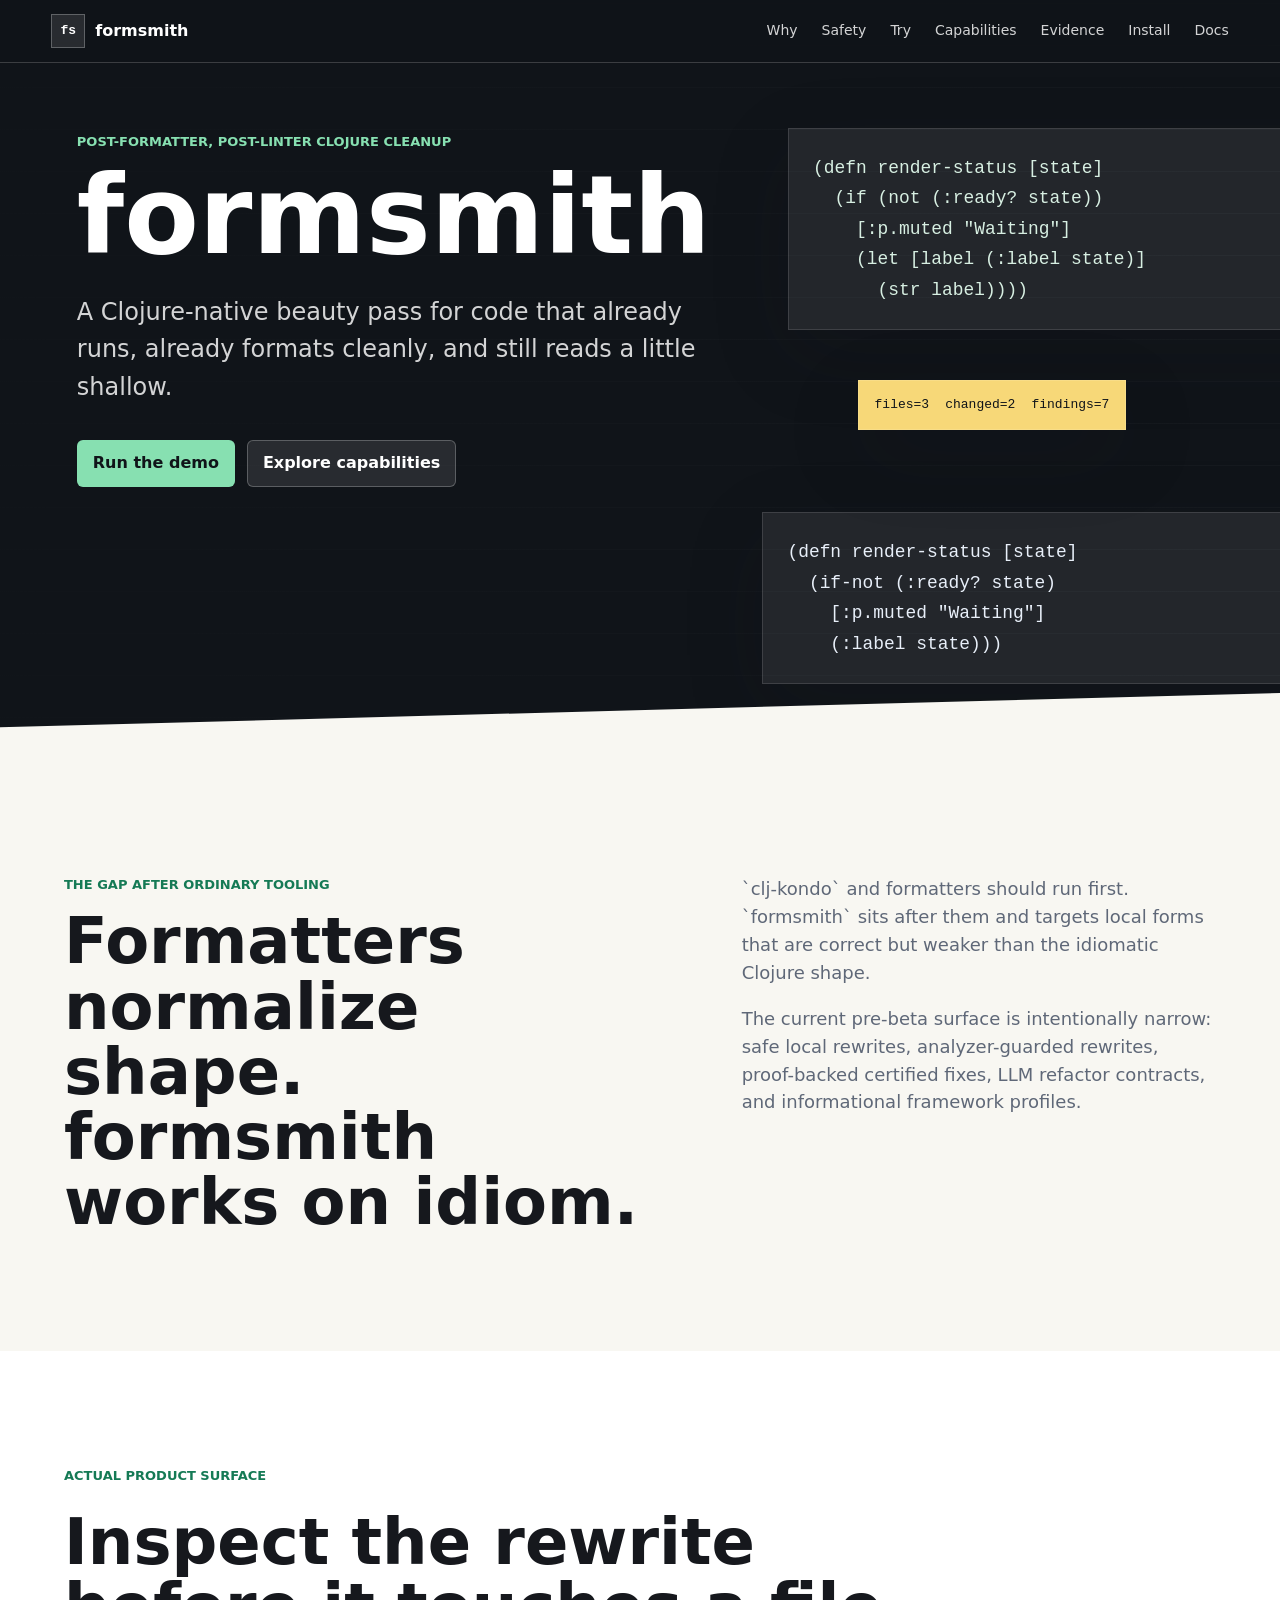
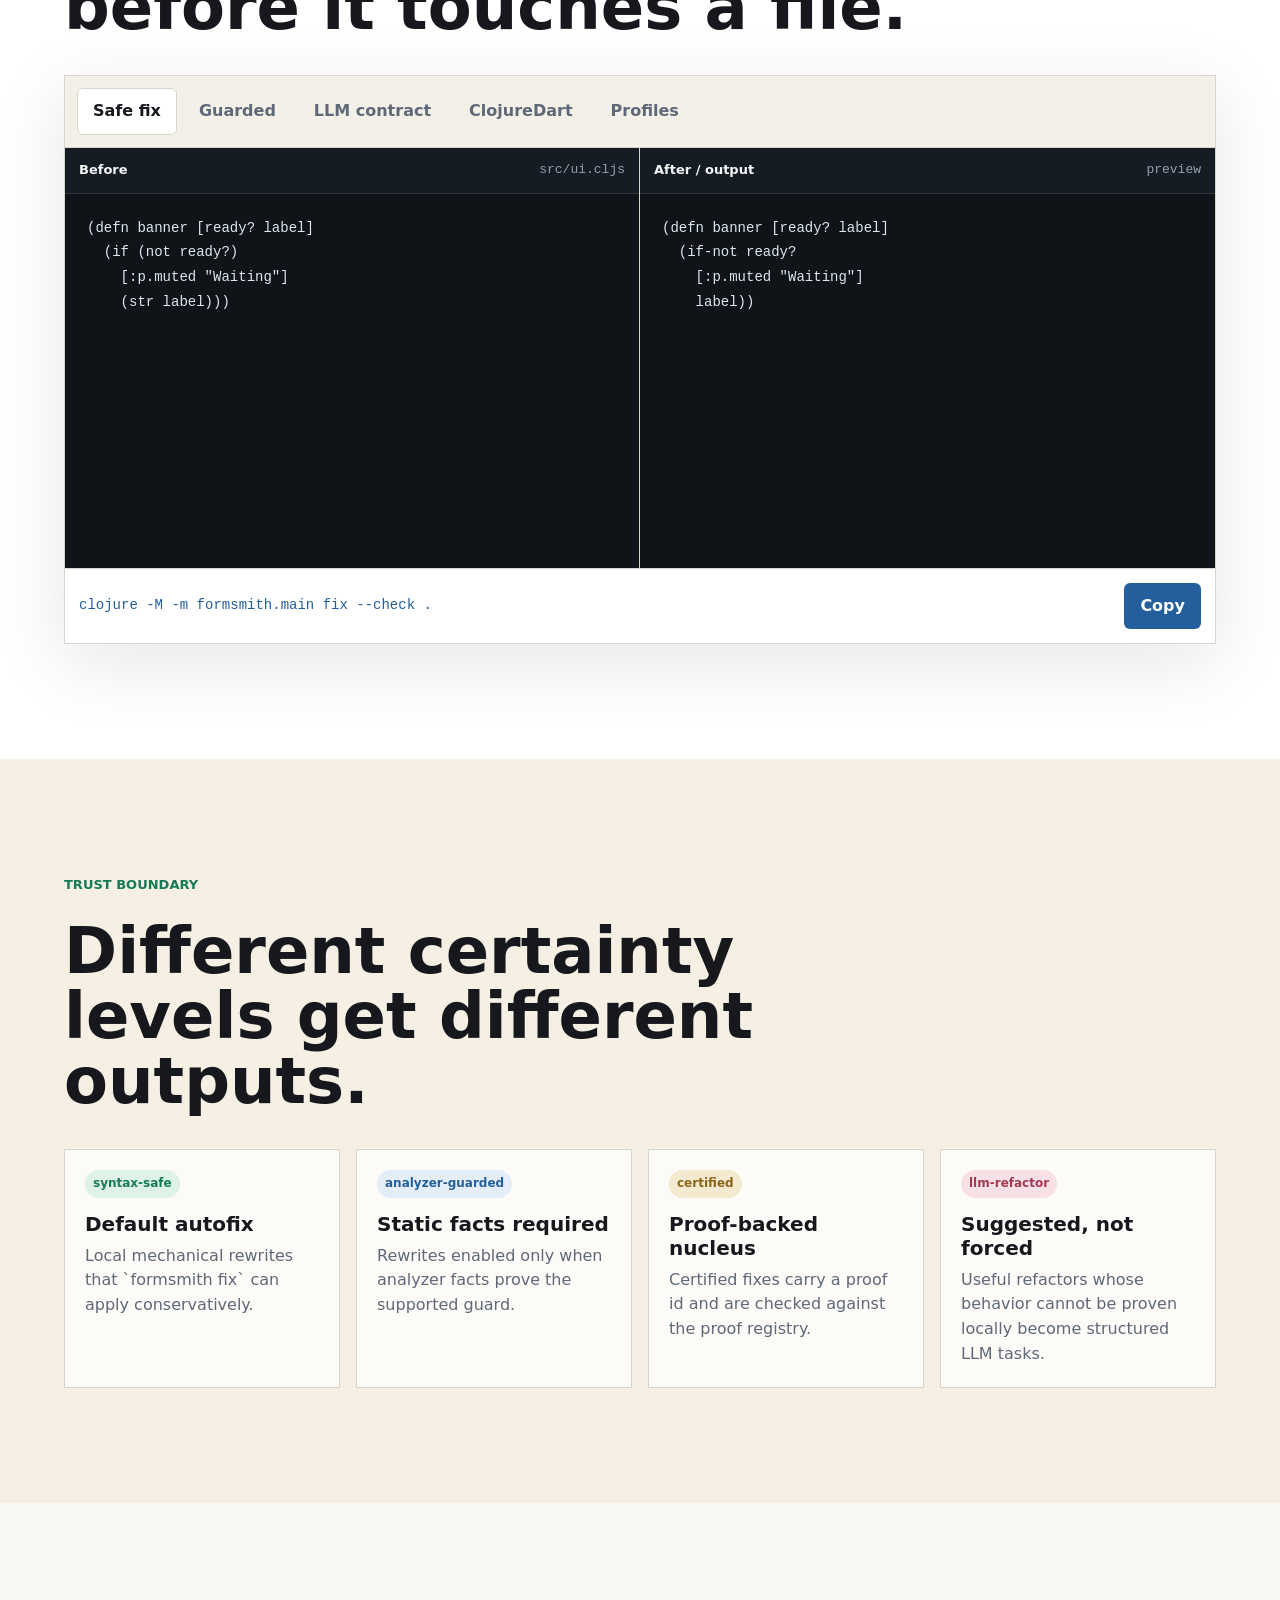
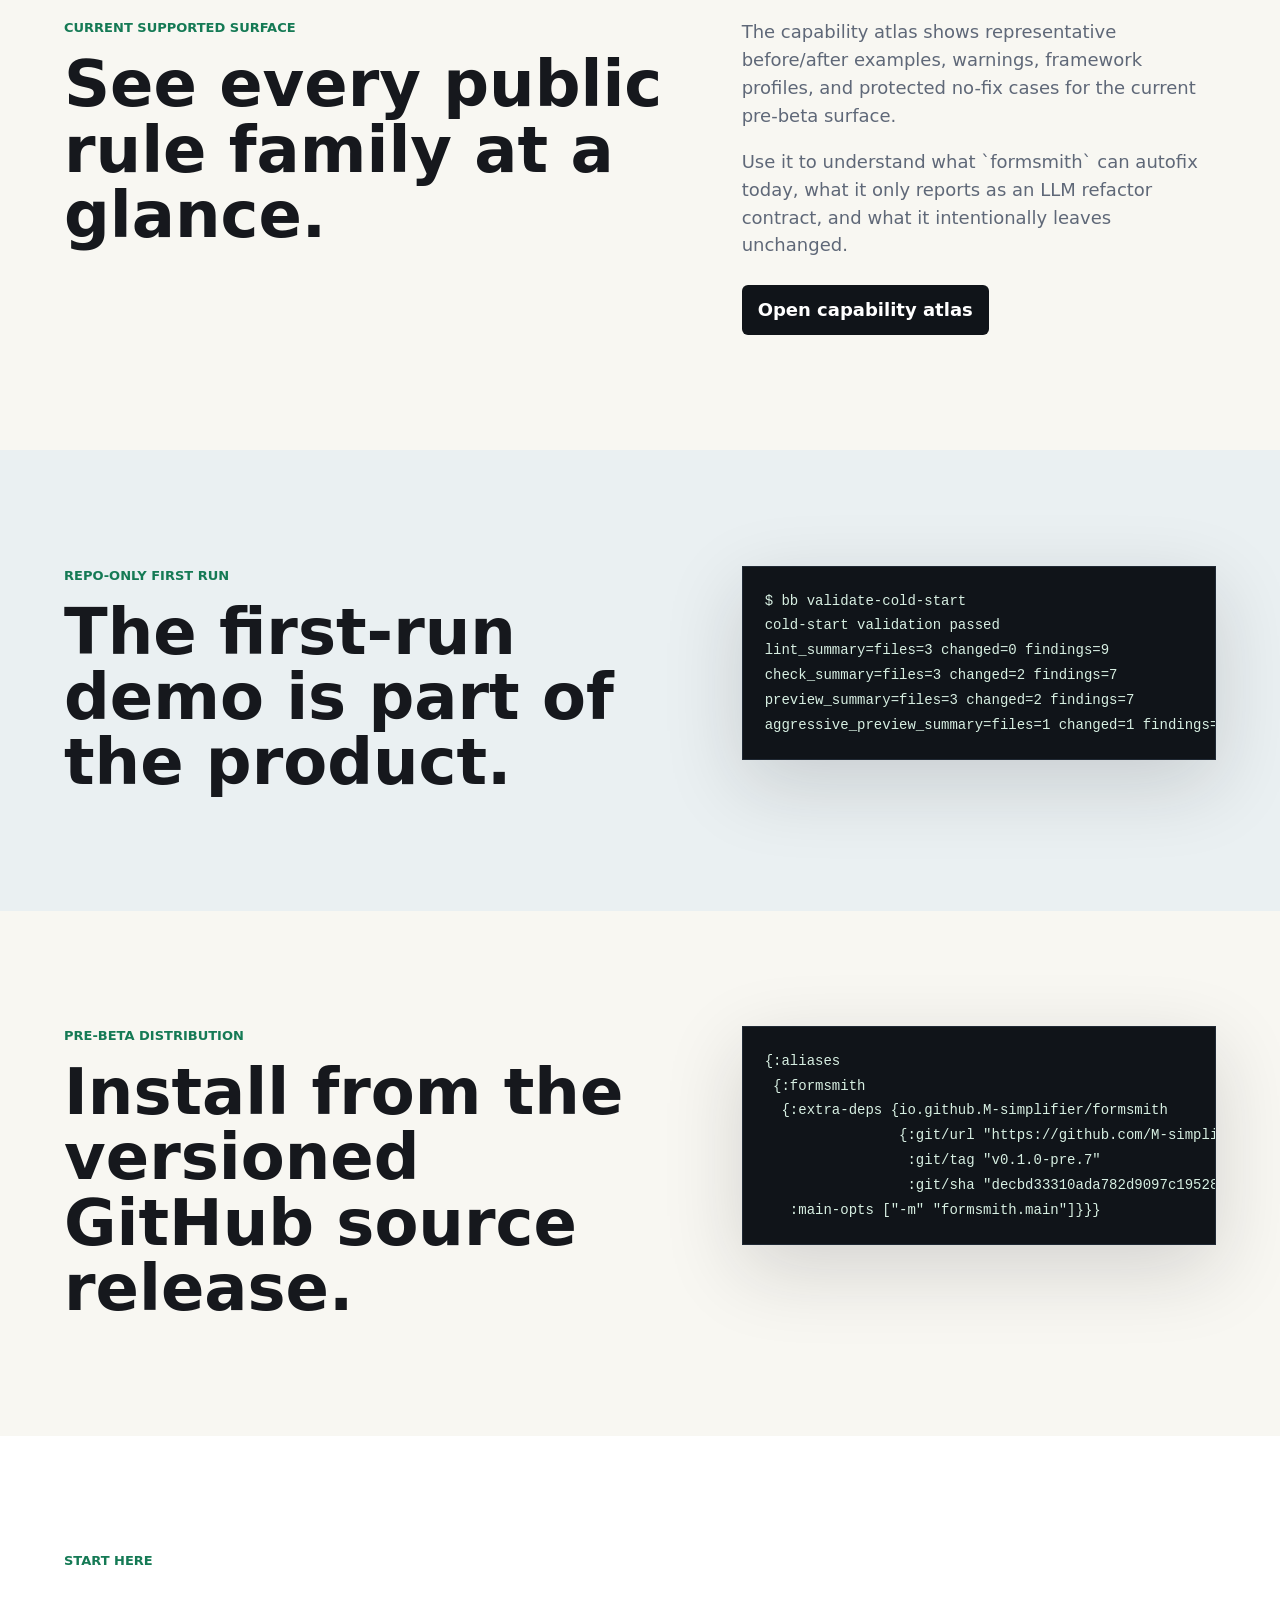
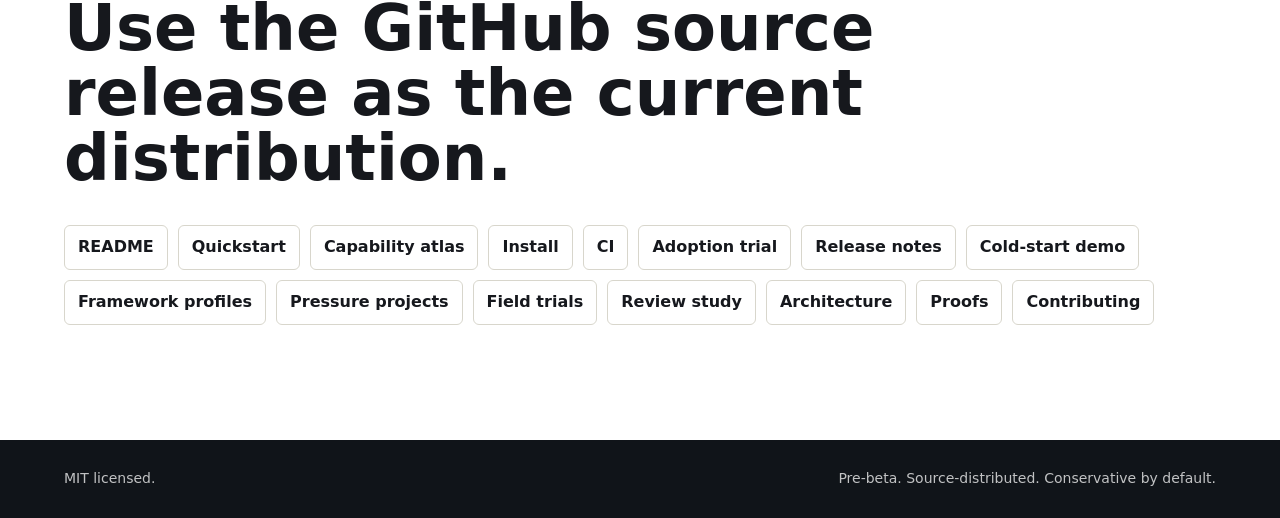
<file: site/index.html>
<!doctype html>
<html lang="en">
  <head>
    <meta charset="utf-8">
    <meta name="viewport" content="width=device-width, initial-scale=1">
    <title>formsmith - Clojure-native code beauty pass</title>
    <meta name="description" content="formsmith is a Clojure-native beauty pass for code that already formats cleanly and passes ordinary lint.">
    <link rel="icon" href="data:image/svg+xml,%3Csvg xmlns='http://www.w3.org/2000/svg' viewBox='0 0 64 64'%3E%3Crect width='64' height='64' fill='%23101419'/%3E%3Ctext x='14' y='40' fill='%23ffffff' font-family='monospace' font-size='22'%3Efs%3C/text%3E%3C/svg%3E">
    <link rel="stylesheet" href="./styles.css">
  </head>
  <body>
    <header class="site-header" aria-label="Site header">
      <a class="brand" href="#top" aria-label="formsmith home">
        <span class="brand-mark">fs</span>
        <span>formsmith</span>
      </a>
      <nav class="nav-links" aria-label="Primary navigation">
        <a href="#why">Why</a>
        <a href="#safety">Safety</a>
        <a href="#try">Try</a>
        <a href="./capabilities.html">Capabilities</a>
        <a href="#evidence">Evidence</a>
        <a href="#install">Install</a>
        <a href="#docs">Docs</a>
      </nav>
    </header>

    <main id="top">
      <section class="hero" aria-labelledby="hero-title">
        <div class="hero-scene" aria-hidden="true">
          <pre class="scene-code scene-code-a"><code>(defn render-status [state]
  (if (not (:ready? state))
    [:p.muted "Waiting"]
    (let [label (:label state)]
      (str label))))</code></pre>
          <pre class="scene-code scene-code-b"><code>(defn render-status [state]
  (if-not (:ready? state)
    [:p.muted "Waiting"]
    (:label state)))</code></pre>
          <div class="scene-output">
            <span>files=3</span>
            <span>changed=2</span>
            <span>findings=7</span>
          </div>
        </div>
        <div class="hero-copy">
          <p class="eyebrow">Post-formatter, post-linter Clojure cleanup</p>
          <h1 id="hero-title">formsmith</h1>
          <p class="hero-lede">
            A Clojure-native beauty pass for code that already runs, already
            formats cleanly, and still reads a little shallow.
          </p>
          <div class="hero-actions" aria-label="Primary actions">
            <a class="button primary" href="#try">Run the demo</a>
            <a class="button secondary" href="./capabilities.html">Explore capabilities</a>
          </div>
        </div>
      </section>

      <section class="band intro-band" id="why" aria-labelledby="why-title">
        <div class="section-inner split">
          <div>
            <p class="section-kicker">The gap after ordinary tooling</p>
            <h2 id="why-title">Formatters normalize shape. formsmith works on idiom.</h2>
          </div>
          <div class="compact-copy">
            <p>
              `clj-kondo` and formatters should run first. `formsmith` sits after
              them and targets local forms that are correct but weaker than the
              idiomatic Clojure shape.
            </p>
            <p>
              The current pre-beta surface is intentionally narrow: safe local
              rewrites, analyzer-guarded rewrites, proof-backed certified fixes,
              LLM refactor contracts, and informational framework profiles.
            </p>
          </div>
        </div>
      </section>

      <section class="band tool-band" id="try" aria-labelledby="try-title">
        <div class="section-inner">
          <div class="section-heading">
            <p class="section-kicker">Actual product surface</p>
            <h2 id="try-title">Inspect the rewrite before it touches a file.</h2>
          </div>

          <div class="demo-shell">
            <div class="demo-tabs" aria-label="Demo modes">
              <button class="demo-tab active" type="button" aria-pressed="true" data-demo="safe">Safe fix</button>
              <button class="demo-tab" type="button" aria-pressed="false" data-demo="guarded">Guarded</button>
              <button class="demo-tab" type="button" aria-pressed="false" data-demo="contract">LLM contract</button>
              <button class="demo-tab" type="button" aria-pressed="false" data-demo="cljd">ClojureDart</button>
              <button class="demo-tab" type="button" aria-pressed="false" data-demo="profiles">Profiles</button>
            </div>

            <div class="code-grid">
              <section class="code-panel" aria-labelledby="before-label">
                <div class="code-panel-header">
                  <span id="before-label">Before</span>
                  <span class="file-label" id="before-file">src/ui.cljs</span>
                </div>
                <pre><code id="before-code"></code></pre>
              </section>
              <section class="code-panel" aria-labelledby="after-label">
                <div class="code-panel-header">
                  <span id="after-label">After / output</span>
                  <span class="file-label" id="after-file">preview</span>
                </div>
                <pre><code id="after-code"></code></pre>
              </section>
            </div>

            <div class="command-row">
              <code id="demo-command">clojure -M -m formsmith.main fix --check .</code>
              <button class="copy-button" type="button" data-copy-target="demo-command">Copy</button>
            </div>
          </div>
        </div>
      </section>

      <section class="band safety-band" id="safety" aria-labelledby="safety-title">
        <div class="section-inner">
          <div class="section-heading">
            <p class="section-kicker">Trust boundary</p>
            <h2 id="safety-title">Different certainty levels get different outputs.</h2>
          </div>
          <div class="tier-grid">
            <article class="tier-item">
              <span class="tier-tag safe">syntax-safe</span>
              <h3>Default autofix</h3>
              <p>Local mechanical rewrites that `formsmith fix` can apply conservatively.</p>
            </article>
            <article class="tier-item">
              <span class="tier-tag guarded">analyzer-guarded</span>
              <h3>Static facts required</h3>
              <p>Rewrites enabled only when analyzer facts prove the supported guard.</p>
            </article>
            <article class="tier-item">
              <span class="tier-tag certified">certified</span>
              <h3>Proof-backed nucleus</h3>
              <p>Certified fixes carry a proof id and are checked against the proof registry.</p>
            </article>
            <article class="tier-item">
              <span class="tier-tag llm">llm-refactor</span>
              <h3>Suggested, not forced</h3>
              <p>Useful refactors whose behavior cannot be proven locally become structured LLM tasks.</p>
            </article>
          </div>
        </div>
      </section>

      <section class="band capability-band" id="capabilities" aria-labelledby="capabilities-title">
        <div class="section-inner split">
          <div>
            <p class="section-kicker">Current supported surface</p>
            <h2 id="capabilities-title">See every public rule family at a glance.</h2>
          </div>
          <div class="compact-copy">
            <p>
              The capability atlas shows representative before/after examples,
              warnings, framework profiles, and protected no-fix cases for the
              current pre-beta surface.
            </p>
            <p>
              Use it to understand what `formsmith` can autofix today, what it
              only reports as an LLM refactor contract, and what it intentionally
              leaves unchanged.
            </p>
            <a class="button inline-button" href="./capabilities.html">Open capability atlas</a>
          </div>
        </div>
      </section>

      <section class="band evidence-band" id="evidence" aria-labelledby="evidence-title">
        <div class="section-inner split">
          <div>
            <p class="section-kicker">Repo-only first run</p>
            <h2 id="evidence-title">The first-run demo is part of the product.</h2>
          </div>
          <div class="terminal-panel" aria-label="Cold-start validation output">
            <pre><code>$ bb validate-cold-start
cold-start validation passed
lint_summary=files=3 changed=0 findings=9
check_summary=files=3 changed=2 findings=7
preview_summary=files=3 changed=2 findings=7
aggressive_preview_summary=files=1 changed=1 findings=4</code></pre>
          </div>
        </div>
      </section>

      <section class="band install-band" id="install" aria-labelledby="install-title">
        <div class="section-inner split">
          <div>
            <p class="section-kicker">Pre-beta distribution</p>
            <h2 id="install-title">Install from the versioned GitHub source release.</h2>
          </div>
          <div class="terminal-panel" aria-label="Clojure CLI install alias">
            <pre><code>{:aliases
 {:formsmith
  {:extra-deps {io.github.M-simplifier/formsmith
                {:git/url "https://github.com/M-simplifier/formsmith.git"
                 :git/tag "v0.1.0-pre.7"
                 :git/sha "decbd33310ada782d9097c195284a1ad9dcd4e39"}}
   :main-opts ["-m" "formsmith.main"]}}}</code></pre>
          </div>
        </div>
      </section>

      <section class="band docs-band" id="docs" aria-labelledby="docs-title">
        <div class="section-inner">
          <div class="section-heading">
            <p class="section-kicker">Start here</p>
            <h2 id="docs-title">Use the GitHub source release as the current distribution.</h2>
          </div>
          <div class="link-list" aria-label="Documentation links">
            <a href="https://github.com/M-simplifier/formsmith/blob/main/README.md">README</a>
            <a href="https://github.com/M-simplifier/formsmith/blob/main/docs/quickstart.md">Quickstart</a>
            <a href="./capabilities.html">Capability atlas</a>
            <a href="https://github.com/M-simplifier/formsmith/blob/main/docs/install.md">Install</a>
            <a href="https://github.com/M-simplifier/formsmith/blob/main/docs/ci.md">CI</a>
            <a href="https://github.com/M-simplifier/formsmith/blob/main/docs/adoption-trial.md">Adoption trial</a>
            <a href="https://github.com/M-simplifier/formsmith/blob/main/docs/releases/v0.1.0-pre.7.md">Release notes</a>
            <a href="https://github.com/M-simplifier/formsmith/blob/main/docs/cold-start-demo.md">Cold-start demo</a>
            <a href="https://github.com/M-simplifier/formsmith/blob/main/docs/framework-profiles.md">Framework profiles</a>
            <a href="https://github.com/M-simplifier/formsmith/blob/main/docs/pressure-projects.md">Pressure projects</a>
            <a href="https://github.com/M-simplifier/formsmith/blob/main/docs/field-trials.md">Field trials</a>
            <a href="https://github.com/M-simplifier/formsmith/blob/main/docs/review-elimination-study.md">Review study</a>
            <a href="https://github.com/M-simplifier/formsmith/blob/main/docs/architecture.md">Architecture</a>
            <a href="https://github.com/M-simplifier/formsmith/blob/main/docs/proofs.md">Proofs</a>
            <a href="https://github.com/M-simplifier/formsmith/blob/main/CONTRIBUTING.md">Contributing</a>
          </div>
        </div>
      </section>
    </main>

    <footer class="site-footer">
      <span>MIT licensed.</span>
      <span>Pre-beta. Source-distributed. Conservative by default.</span>
    </footer>

    <script src="./script.js"></script>
  </body>
</html>
</file>
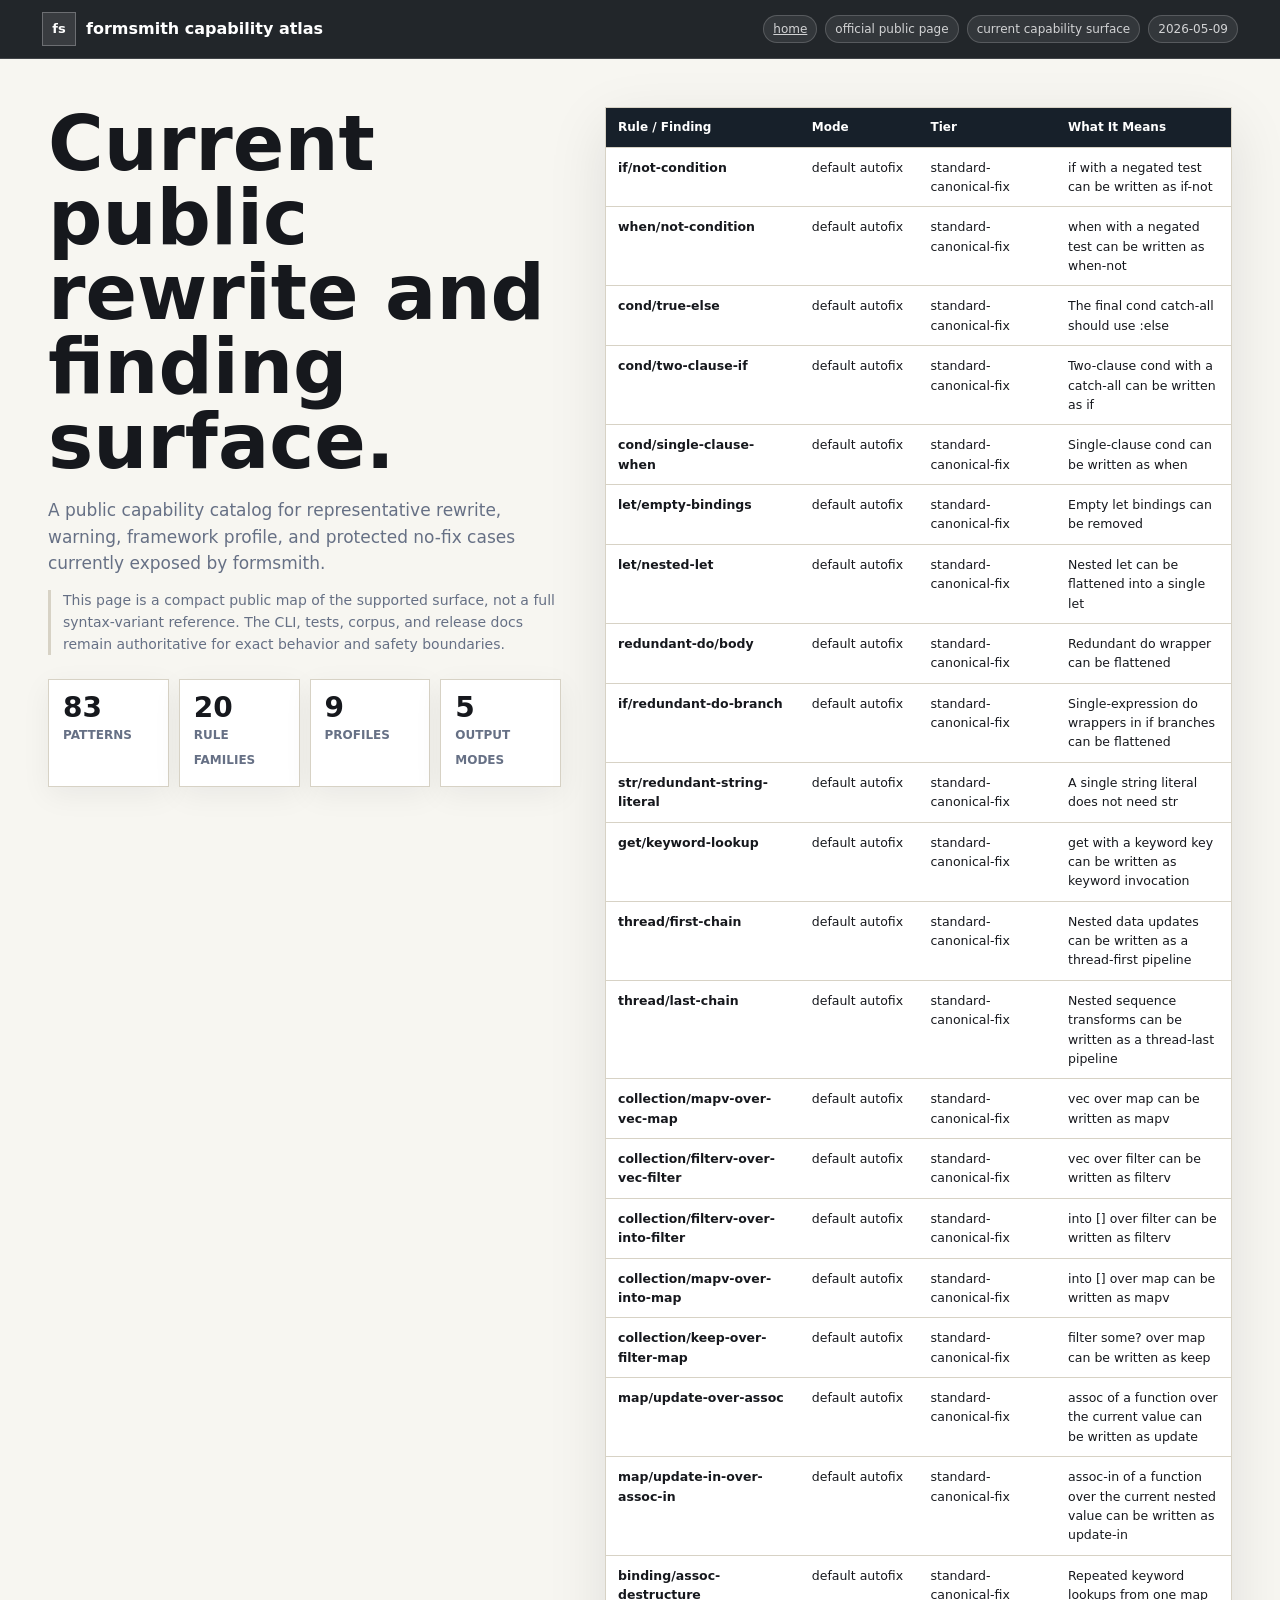
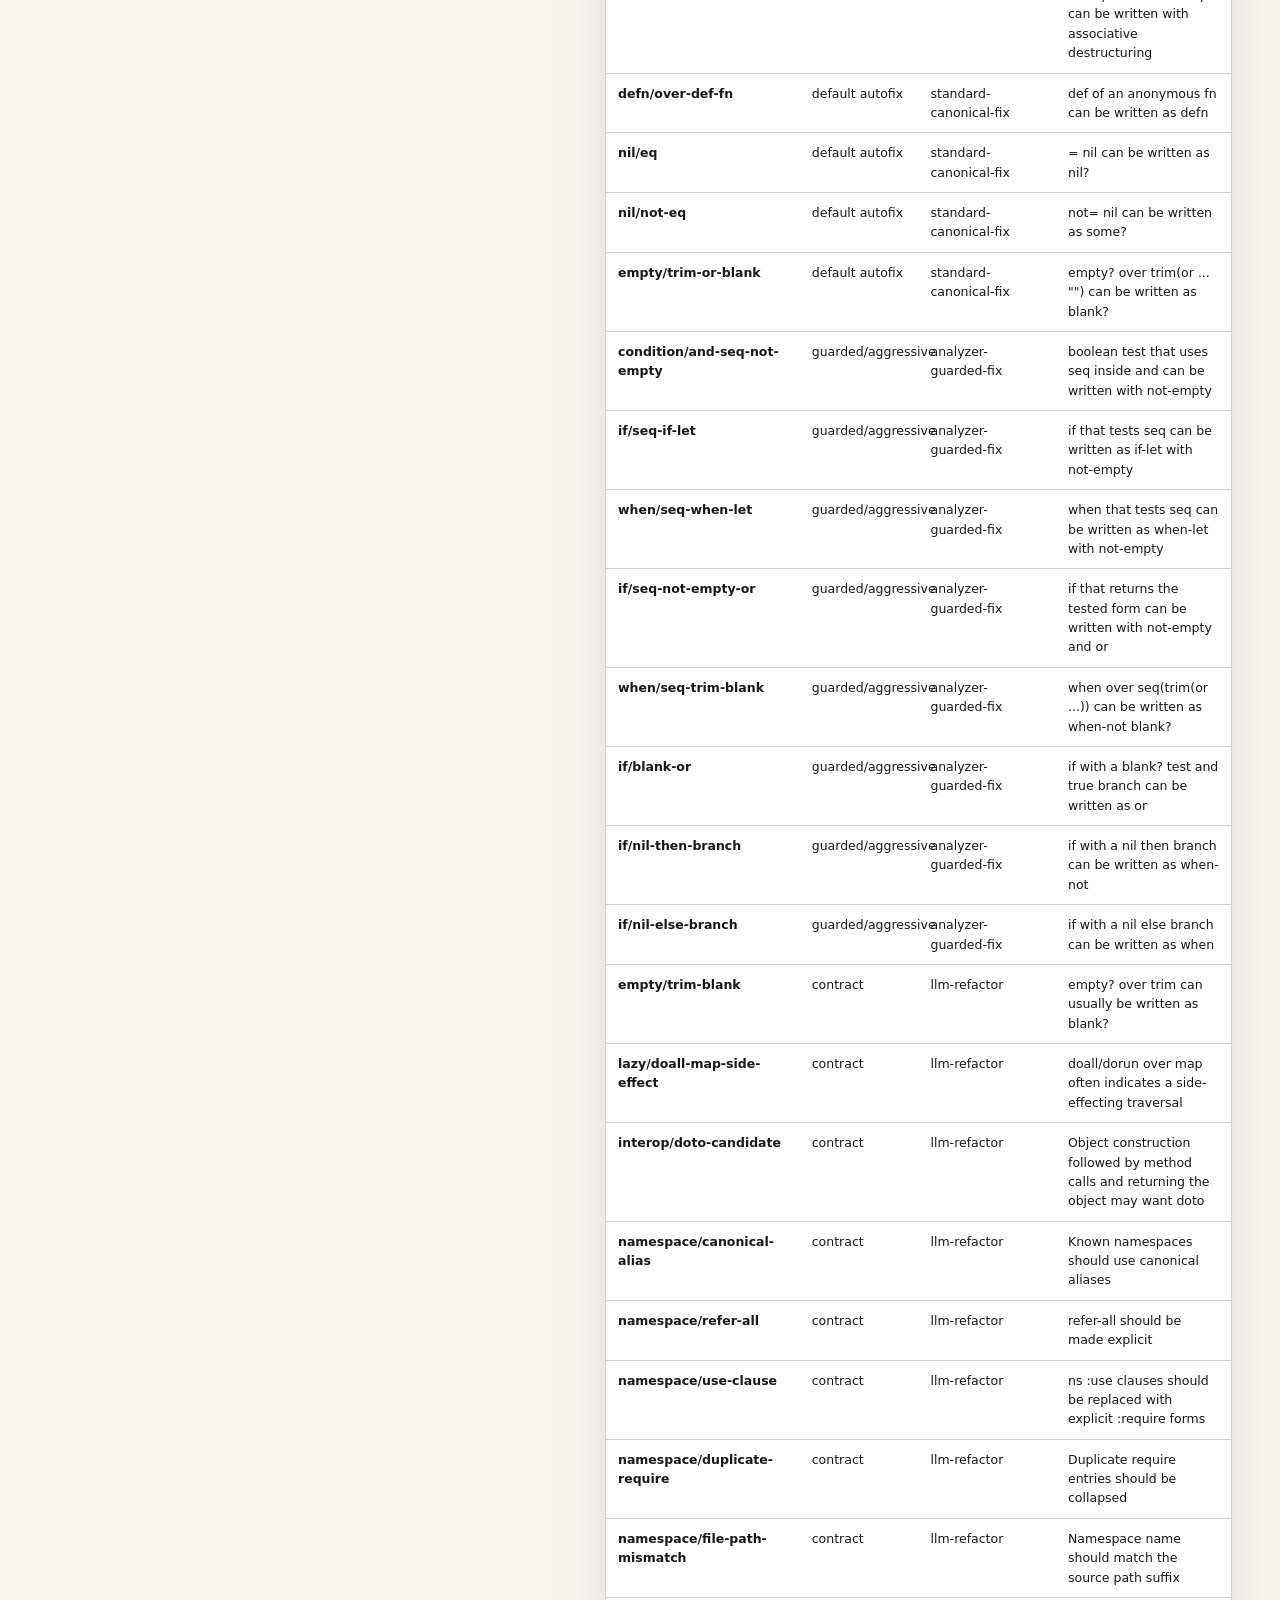
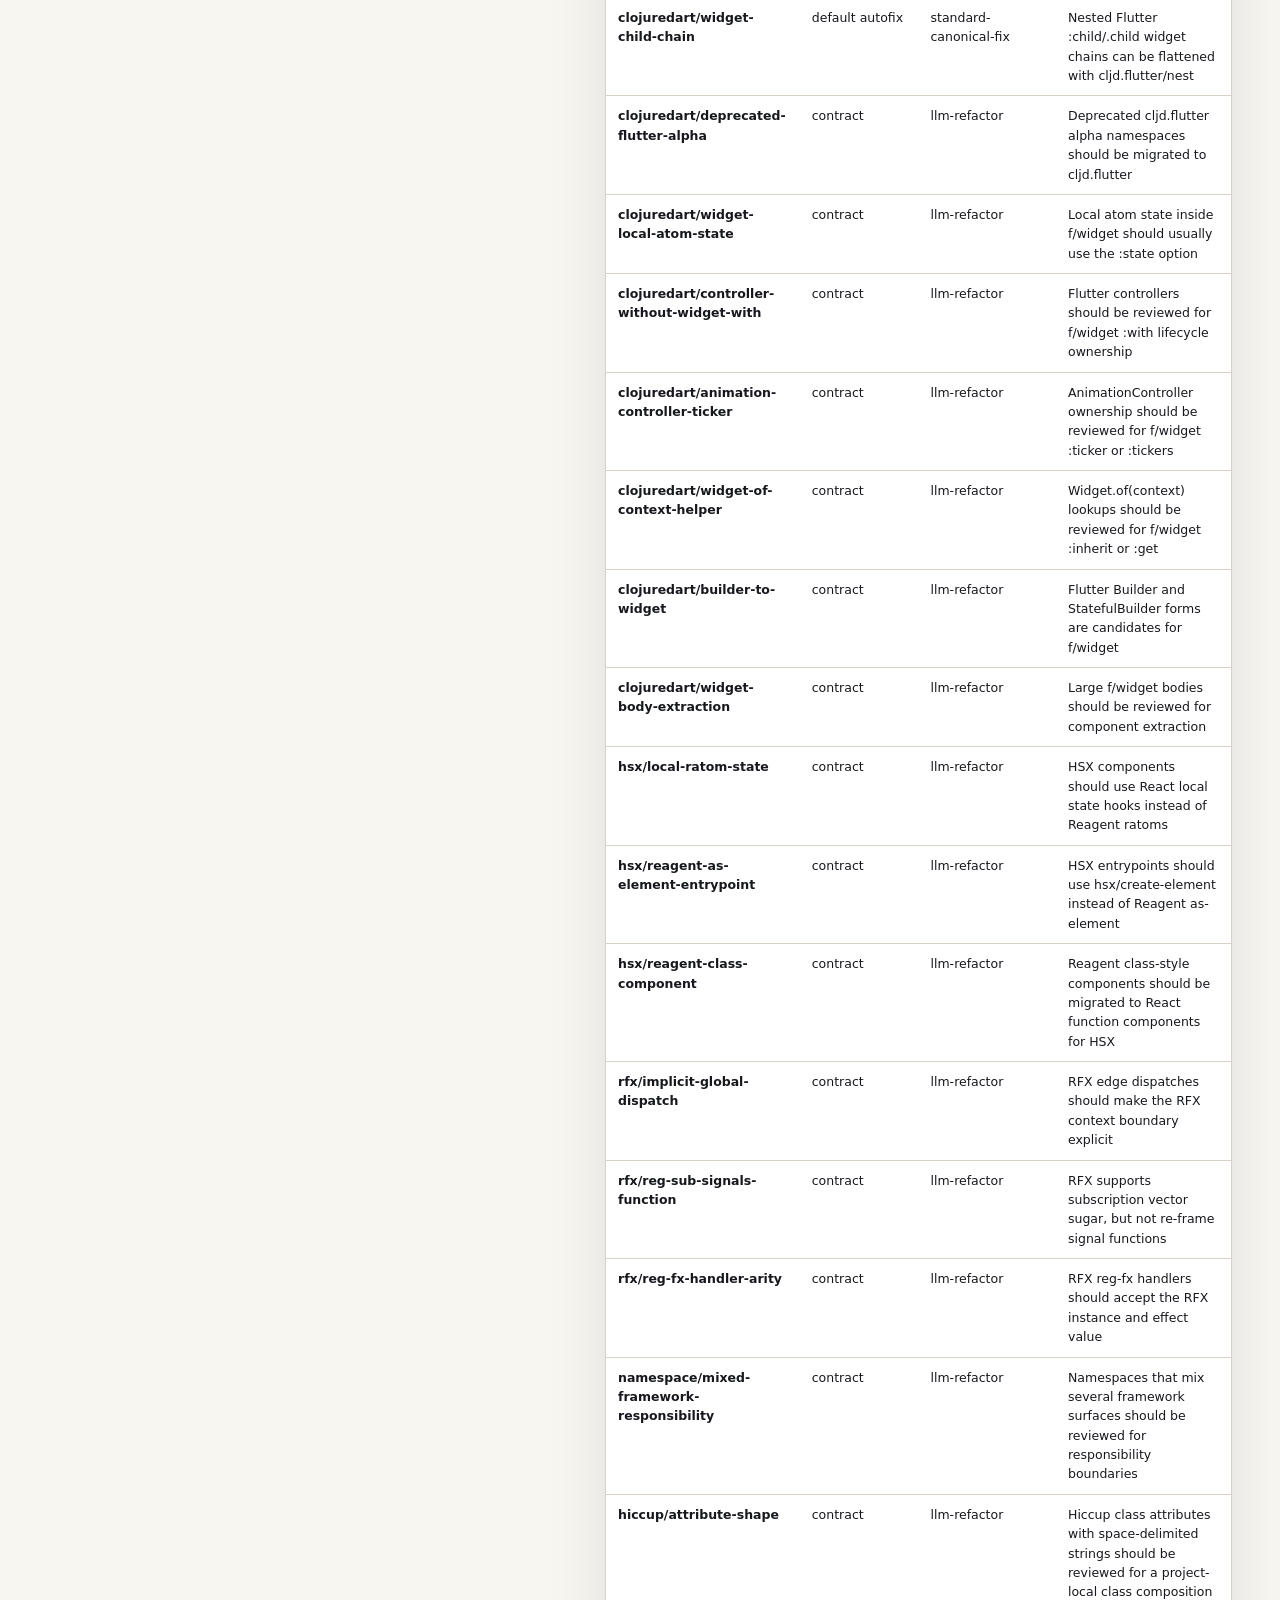
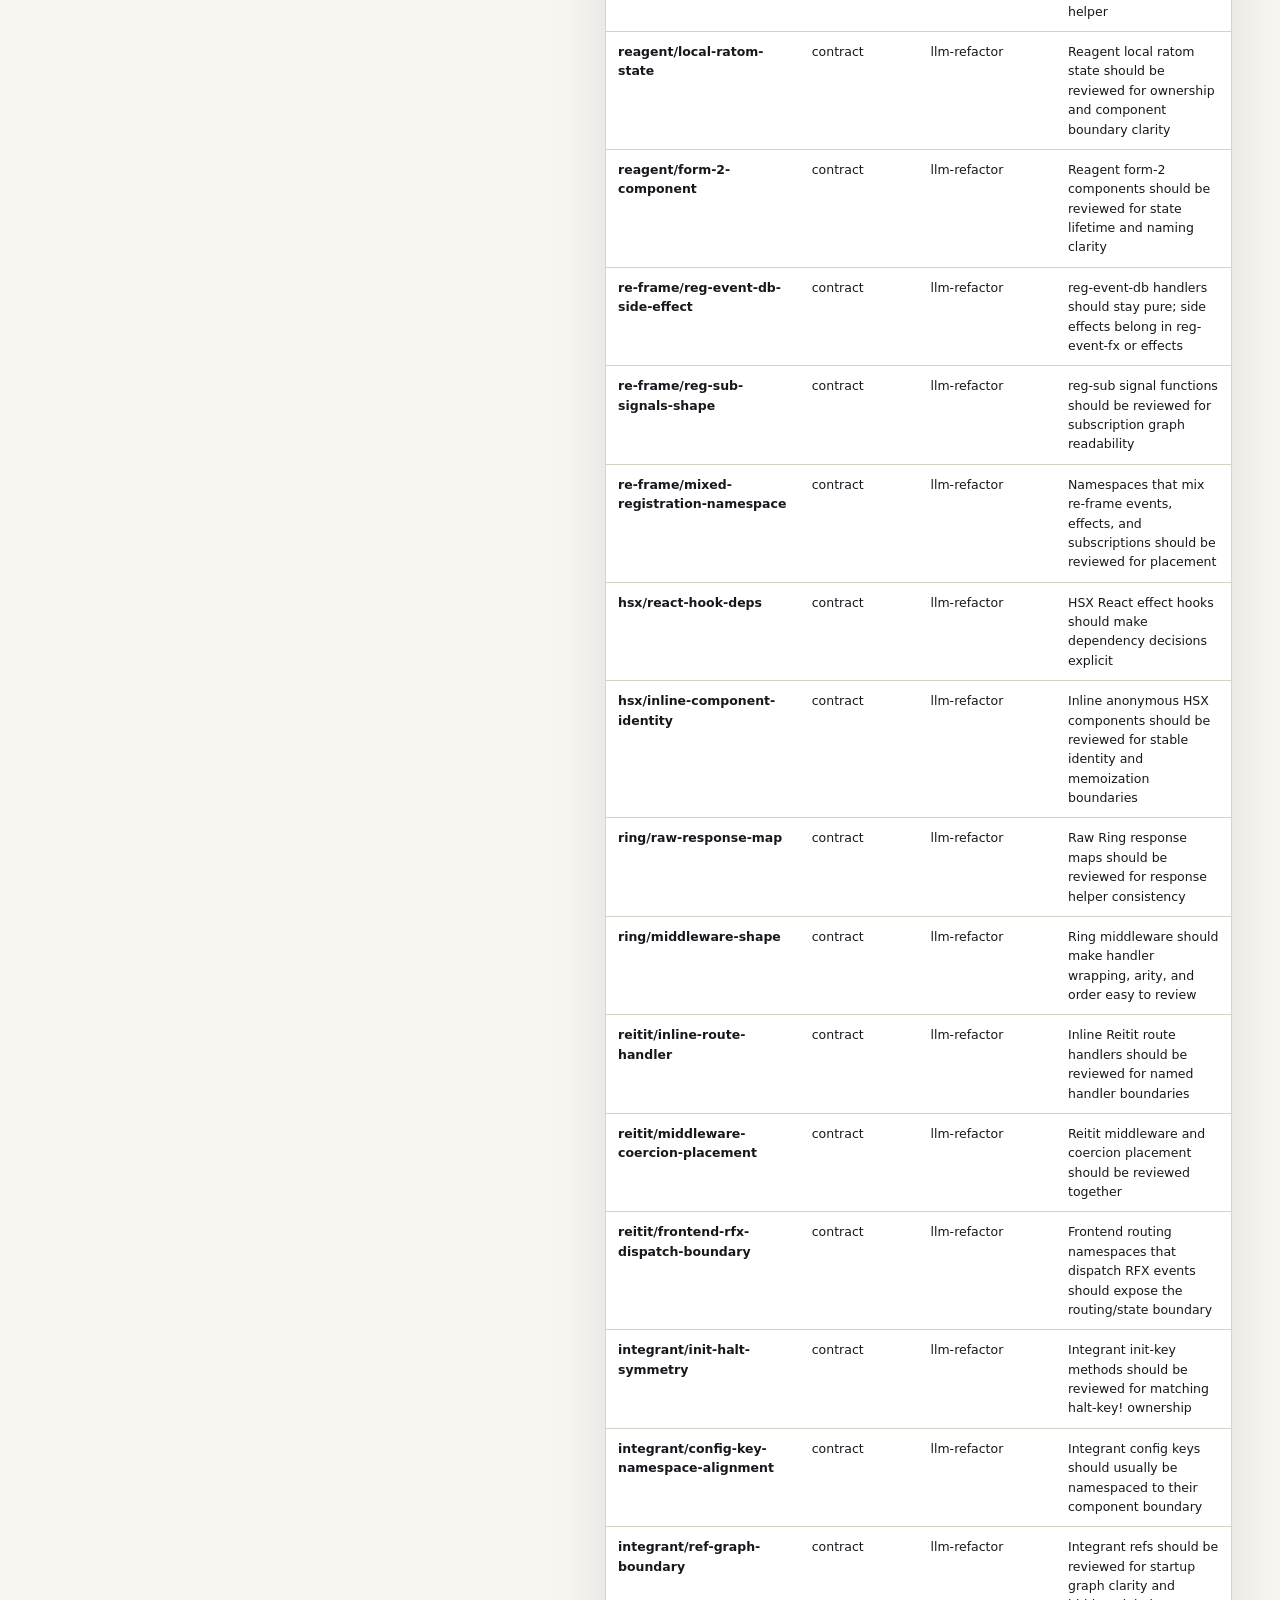
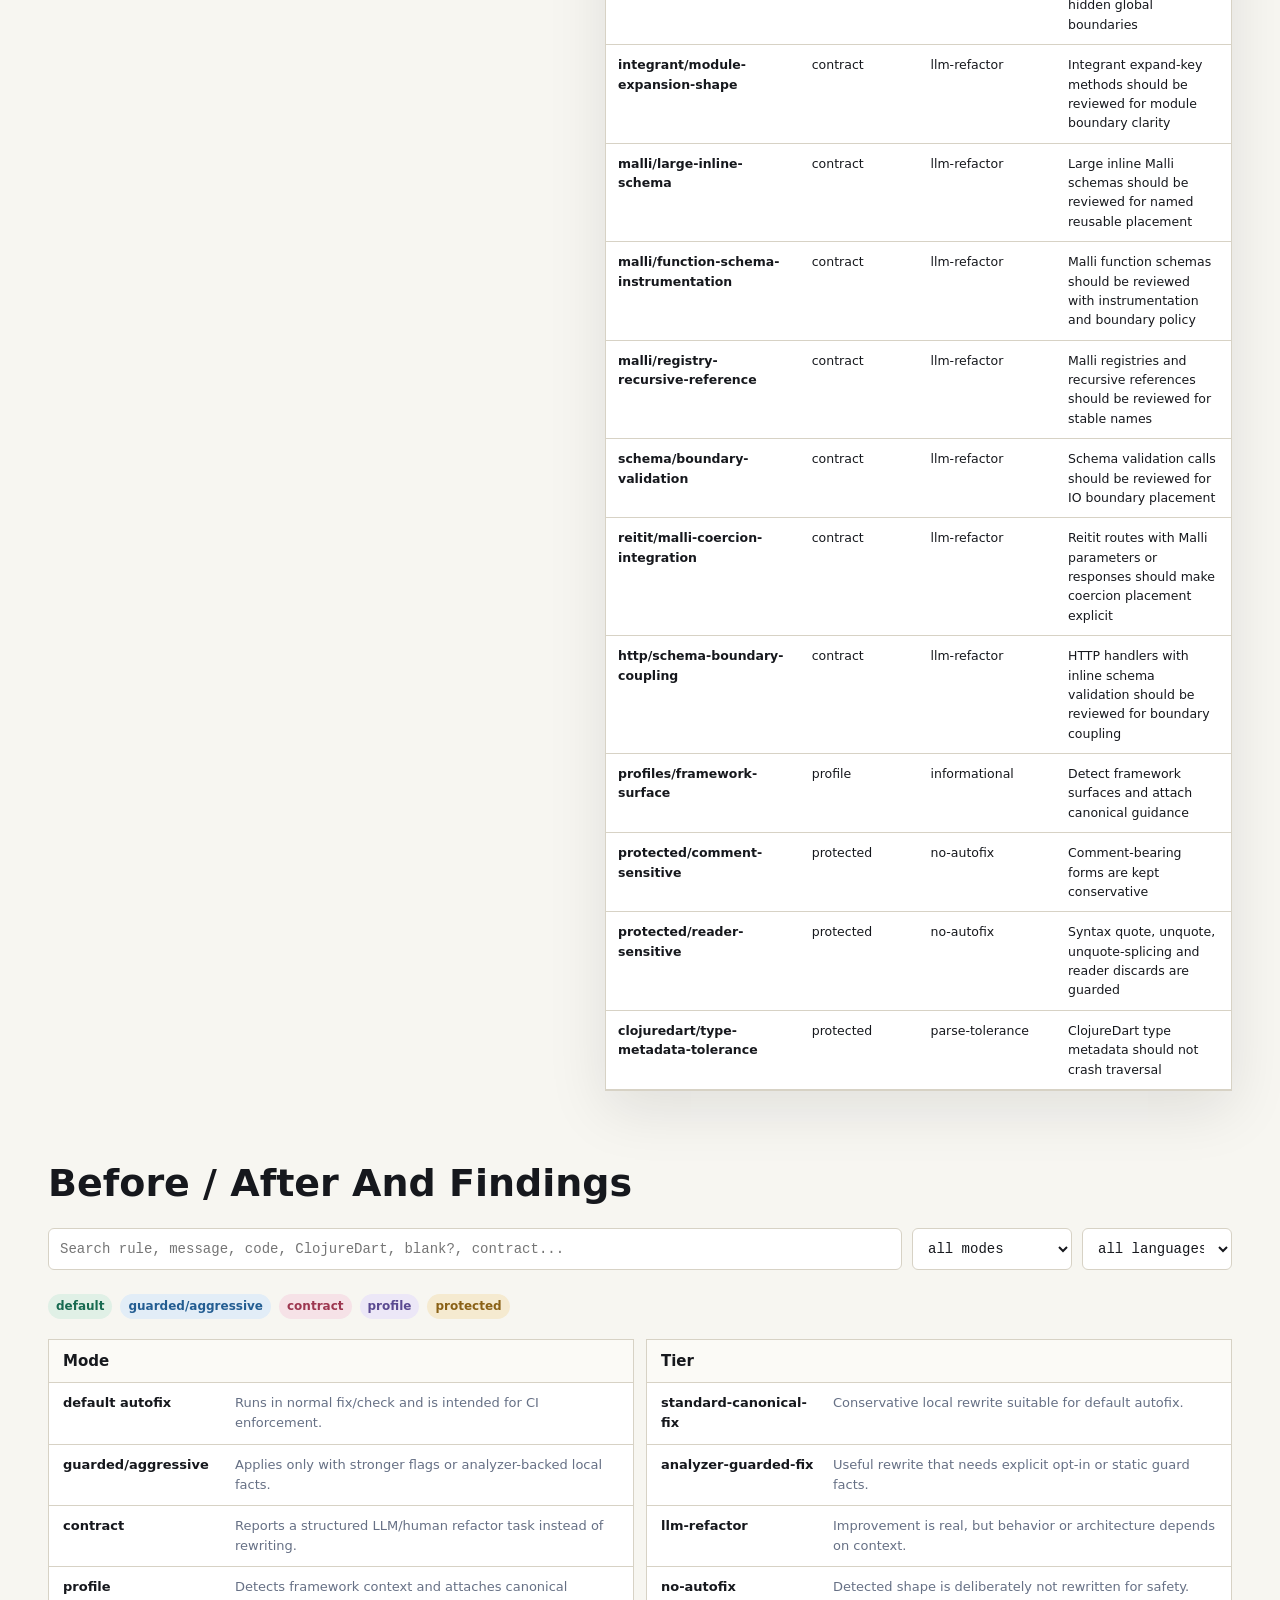
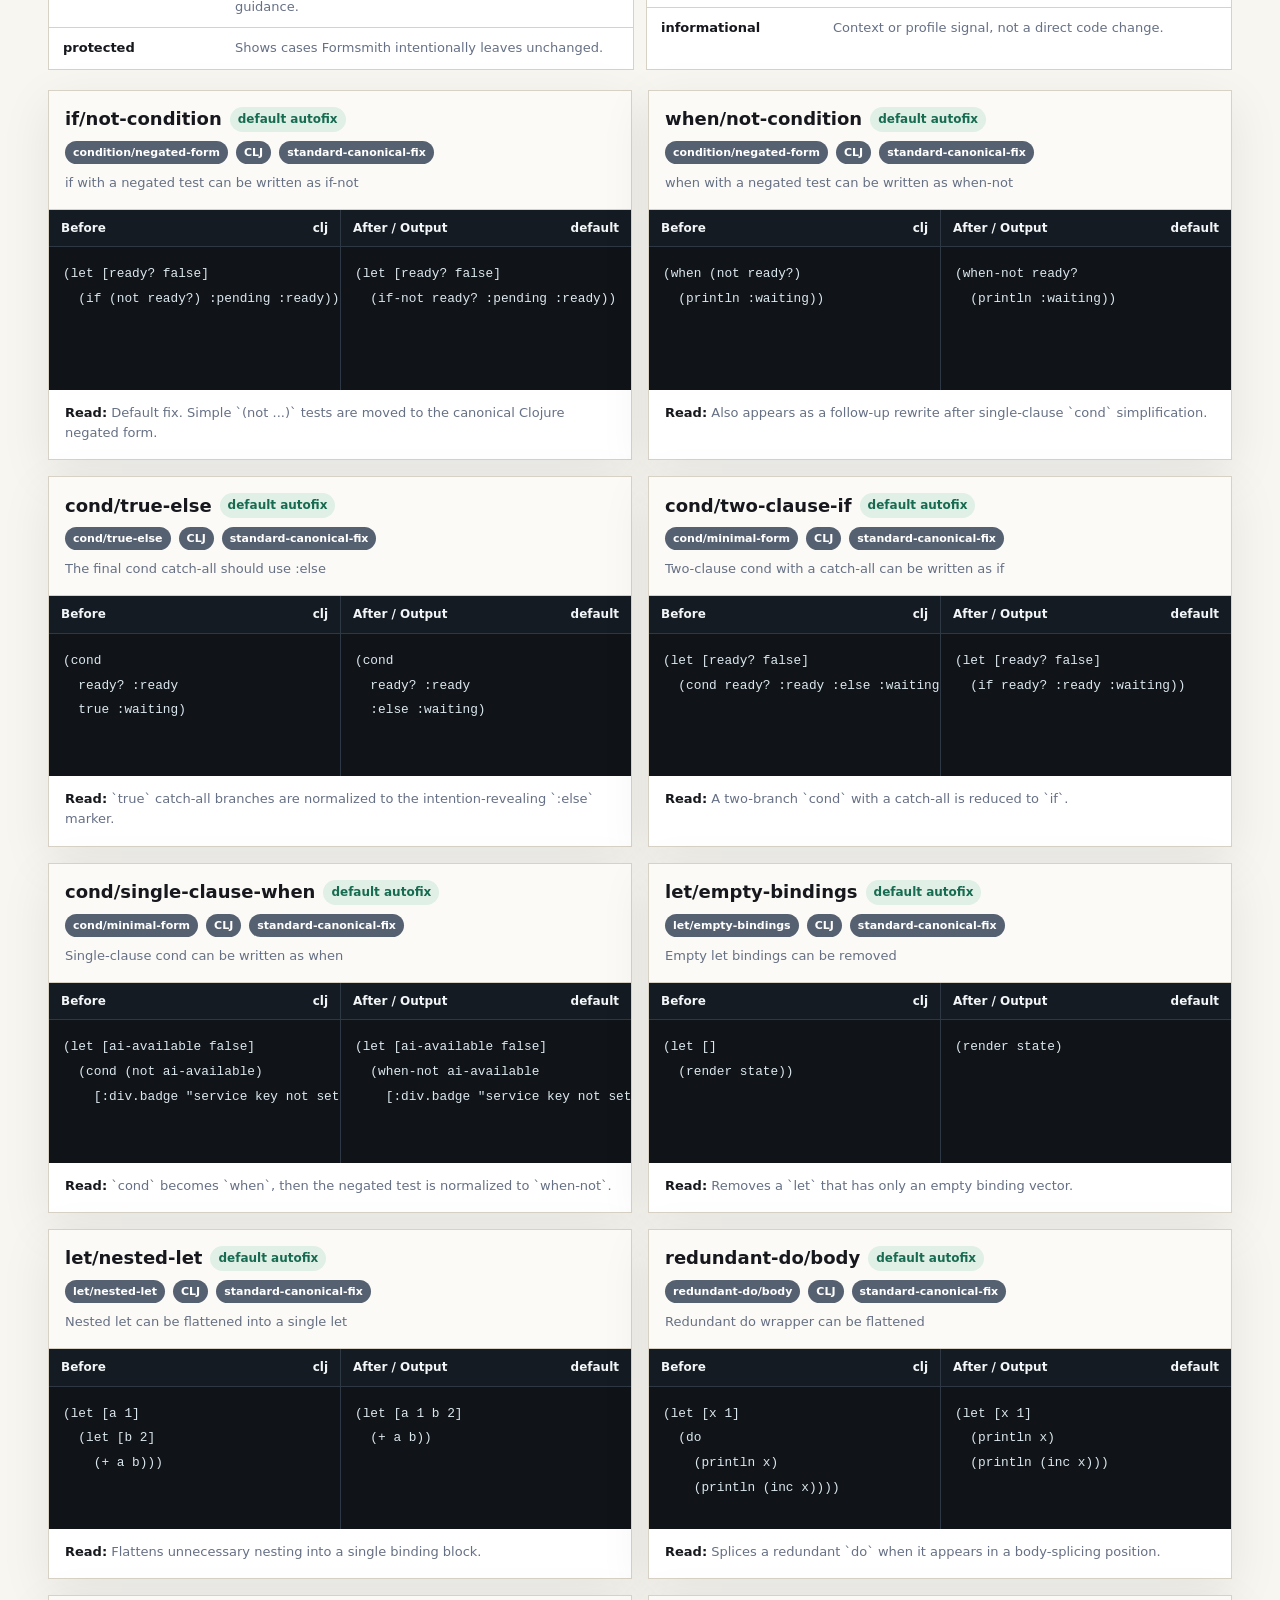
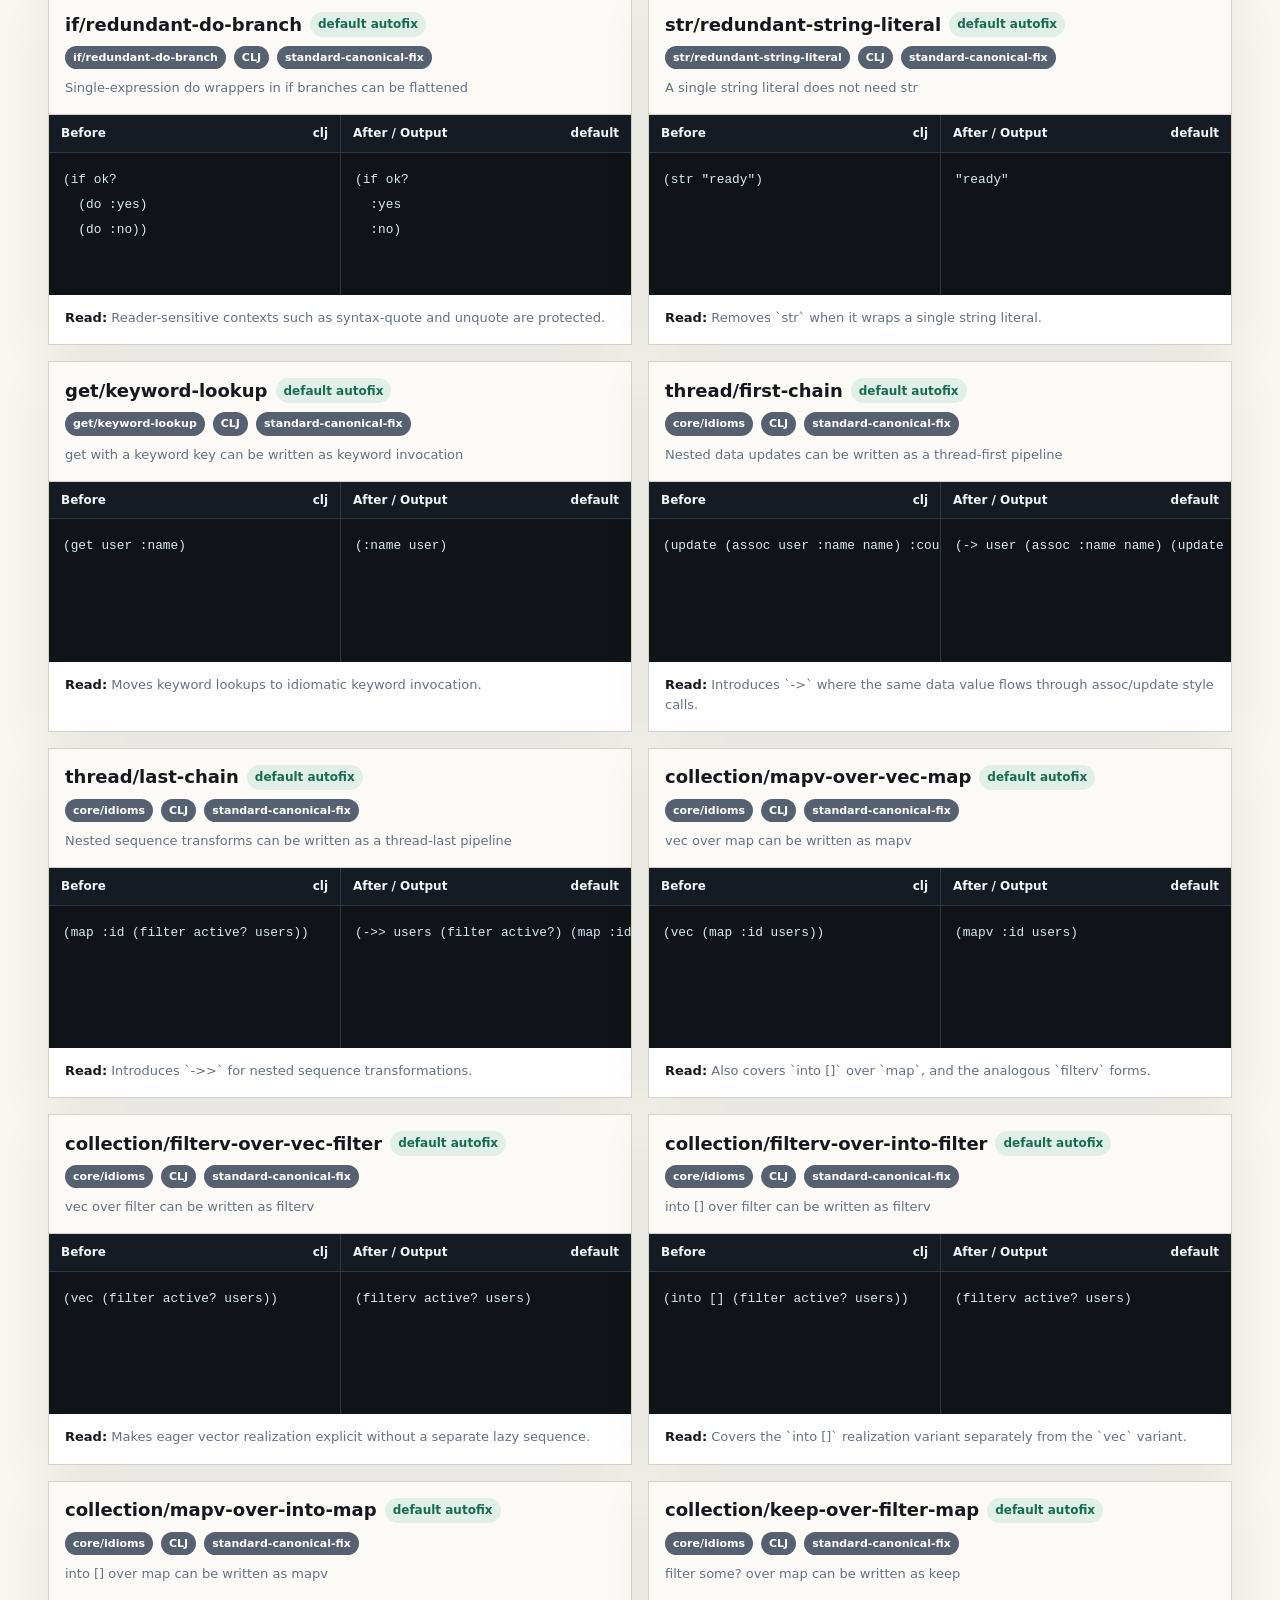
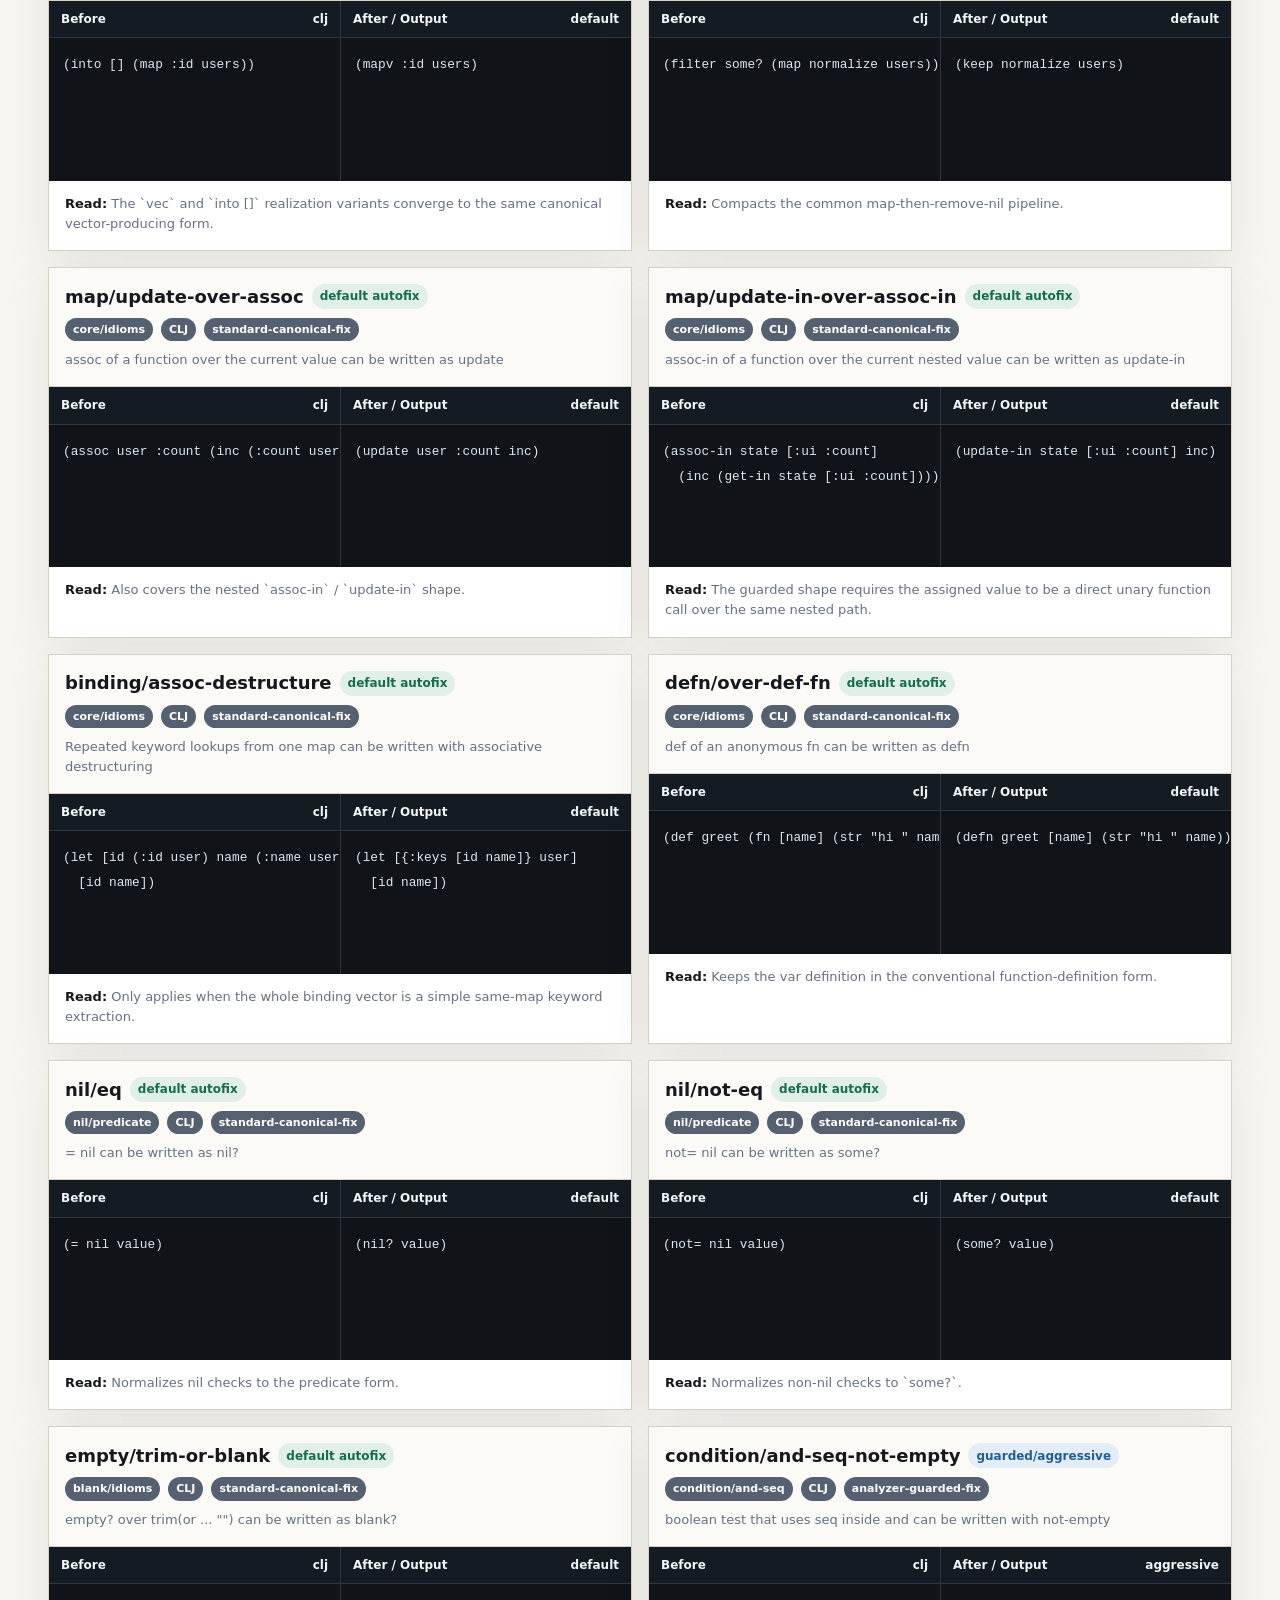
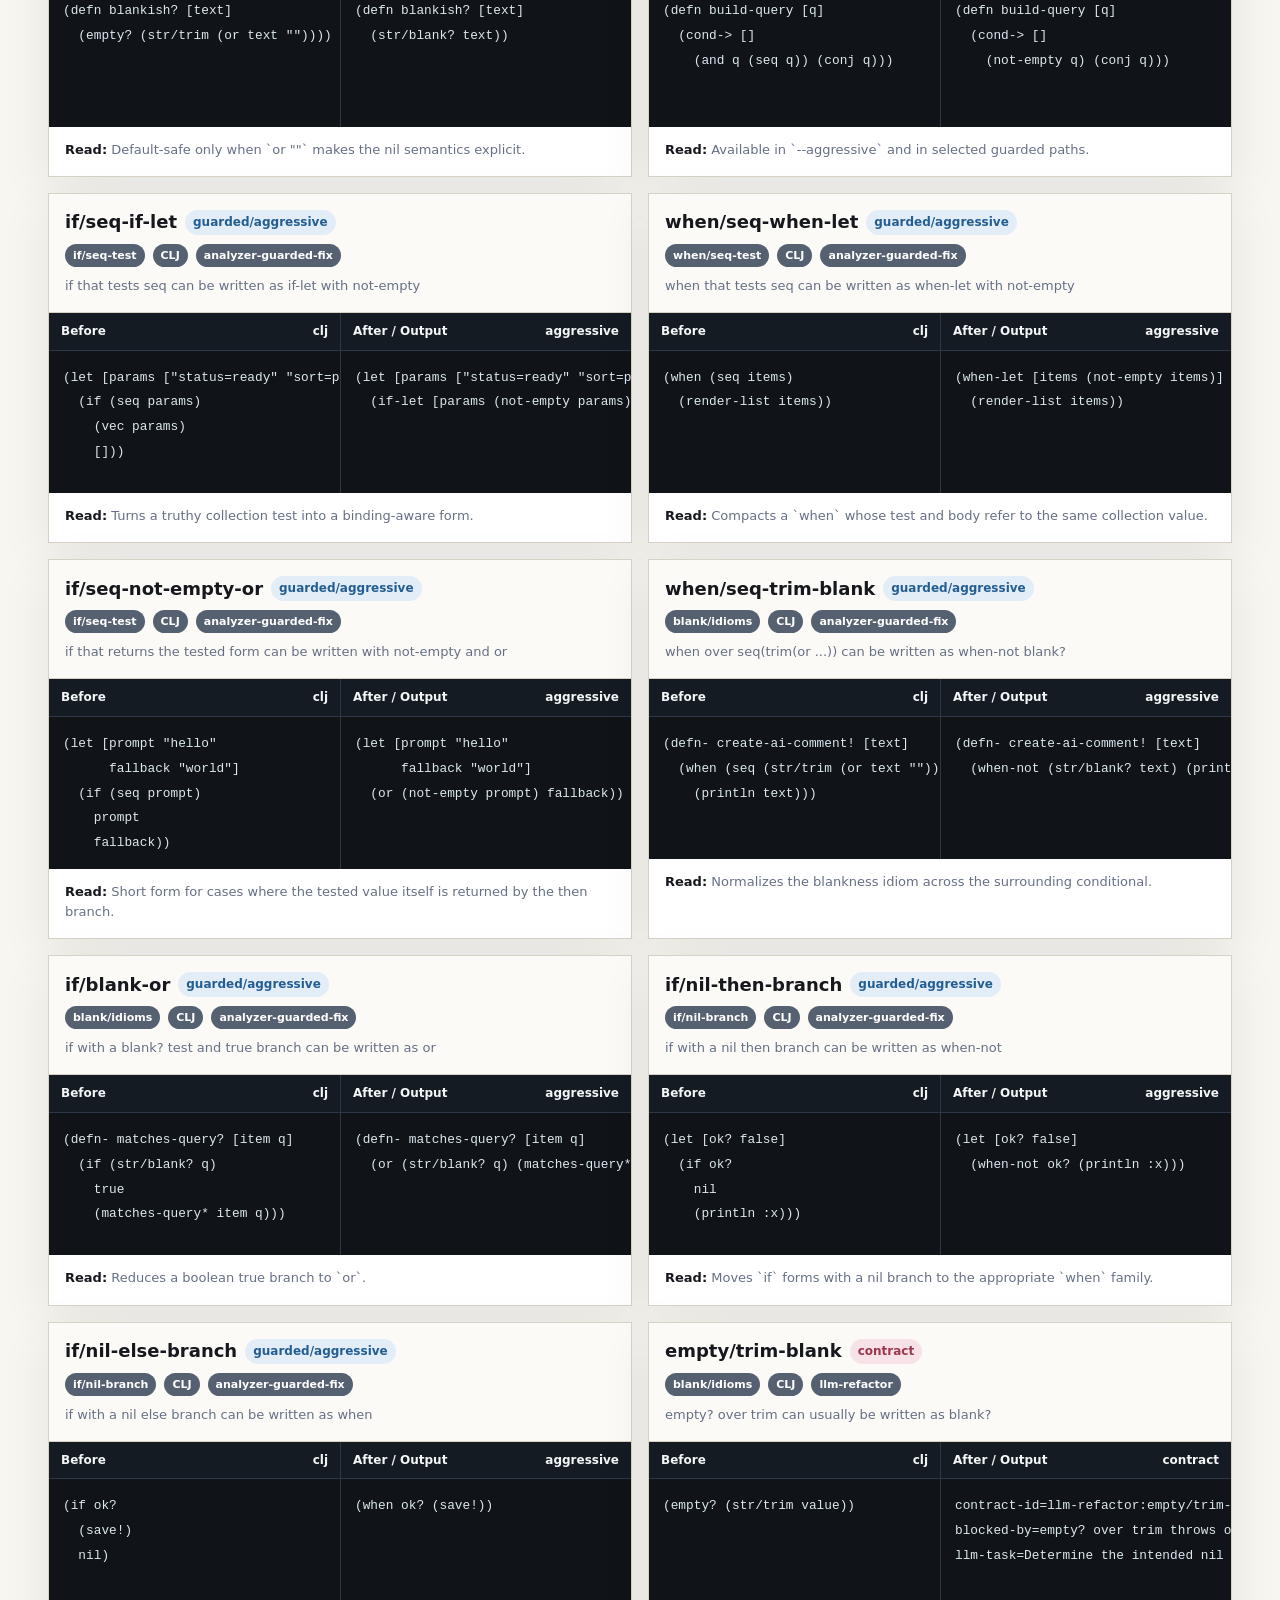
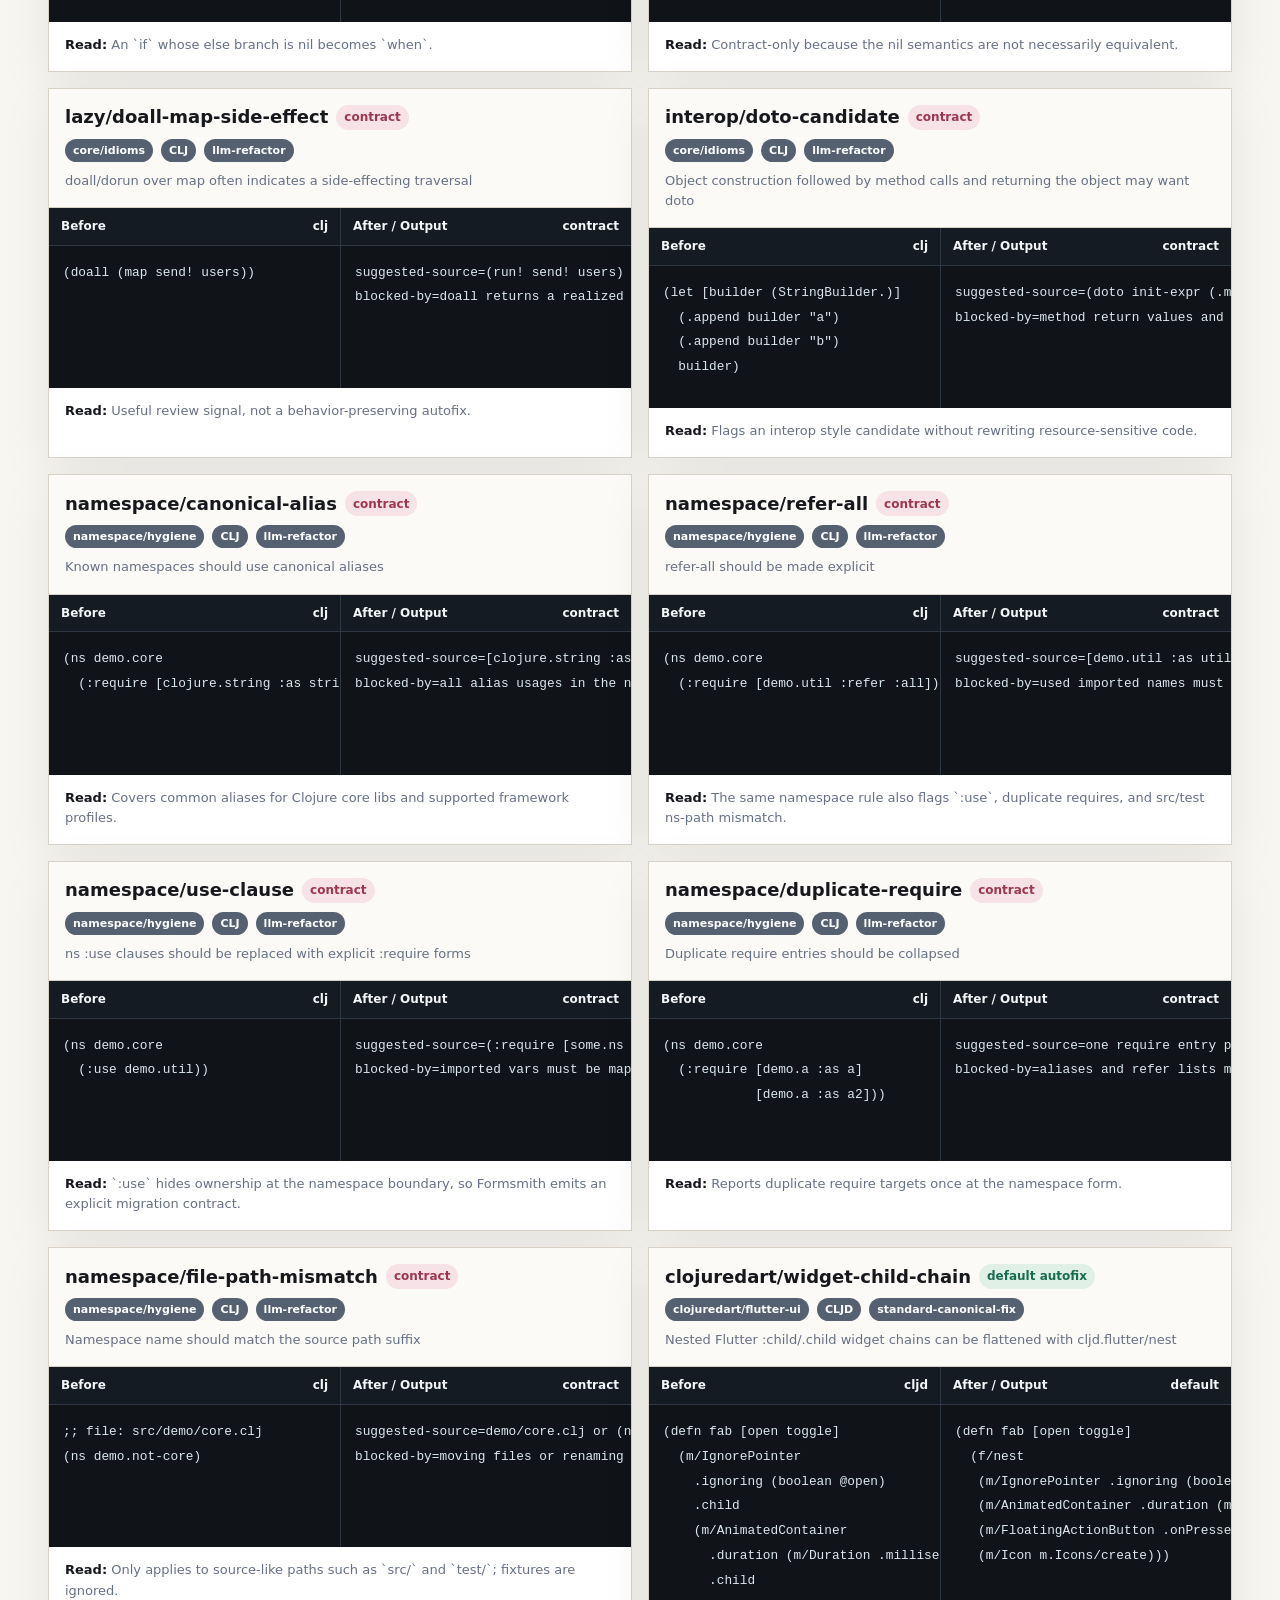
<file: site/capabilities.html>
<!doctype html>
<html lang="en">
  <head>
    <meta charset="utf-8">
    <meta name="viewport" content="width=device-width, initial-scale=1">
    <title>formsmith capability atlas</title>
    <meta name="description" content="A public catalog of the current formsmith rewrite, warning, framework profile, and protected no-fix surface.">
    <link rel="icon" href="data:image/svg+xml,%3Csvg xmlns='http://www.w3.org/2000/svg' viewBox='0 0 64 64'%3E%3Crect width='64' height='64' fill='%23101419'/%3E%3Ctext x='14' y='40' fill='%23ffffff' font-family='monospace' font-size='22'%3Efs%3C/text%3E%3C/svg%3E">
    <style>
      :root {
        color-scheme: light;
        --ink: #16181d;
        --muted: #667085;
        --paper: #f7f6f1;
        --surface: #ffffff;
        --surface-2: #f0eee6;
        --line: #d7d2c5;
        --code: #101419;
        --code-2: #17202a;
        --green: #176b51;
        --blue: #235d92;
        --ruby: #9d3750;
        --amber: #8a6116;
        --violet: #5a4a91;
        --shadow: 0 18px 56px rgb(22 24 29 / 10%);
        font-family: Inter, ui-sans-serif, system-ui, -apple-system, BlinkMacSystemFont, "Segoe UI", sans-serif;
      }

      * {
        box-sizing: border-box;
      }

      html {
        scroll-behavior: smooth;
      }

      body {
        margin: 0;
        color: var(--ink);
        background: var(--paper);
        line-height: 1.55;
      }

      pre,
      code,
      input,
      select {
        font-family: "SFMono-Regular", Consolas, "Liberation Mono", monospace;
      }

      a {
        color: inherit;
      }

      .topbar {
        position: sticky;
        top: 0;
        z-index: 8;
        display: flex;
        align-items: center;
        justify-content: space-between;
        gap: 18px;
        padding: 12px clamp(16px, 4vw, 42px);
        border-bottom: 1px solid rgb(255 255 255 / 14%);
        color: #fff;
        background: rgb(16 20 25 / 92%);
      }

      .brand {
        display: flex;
        align-items: center;
        gap: 10px;
        min-width: 0;
        color: inherit;
        font-weight: 800;
        text-decoration: none;
      }

      .mark {
        display: inline-grid;
        width: 34px;
        height: 34px;
        place-items: center;
        border: 1px solid rgb(255 255 255 / 26%);
        background: rgb(255 255 255 / 10%);
        font-size: 13px;
      }

      .top-meta {
        display: flex;
        flex-wrap: wrap;
        gap: 8px;
        justify-content: flex-end;
        color: rgb(255 255 255 / 78%);
        font-size: 12px;
      }

      .pill {
        display: inline-flex;
        align-items: center;
        min-height: 28px;
        padding: 4px 9px;
        border: 1px solid rgb(255 255 255 / 18%);
        border-radius: 999px;
        background: rgb(255 255 255 / 8%);
        white-space: nowrap;
      }

      main {
        padding: clamp(22px, 4vw, 48px);
      }

      .dashboard {
        display: grid;
        grid-template-columns: minmax(0, 0.9fr) minmax(340px, 1.1fr);
        gap: clamp(22px, 4vw, 44px);
        align-items: start;
      }

      .panel {
        min-width: 0;
      }

      h1,
      h2,
      h3,
      p {
        overflow-wrap: anywhere;
      }

      h1 {
        margin: 0;
        font-size: clamp(38px, 6vw, 76px);
        line-height: 0.98;
        letter-spacing: 0;
      }

      h2 {
        margin: 0 0 14px;
        font-size: clamp(24px, 3vw, 38px);
        line-height: 1.08;
        letter-spacing: 0;
      }

      h3 {
        margin: 0;
        font-size: 18px;
        line-height: 1.22;
        letter-spacing: 0;
      }

      .lede {
        max-width: 780px;
        margin: 18px 0 0;
        color: var(--muted);
        font-size: 17px;
      }

      .scope-note {
        max-width: 780px;
        margin: 14px 0 0;
        padding-left: 12px;
        border-left: 3px solid var(--line);
        color: var(--muted);
        font-size: 14px;
      }

      .stats {
        display: grid;
        grid-template-columns: repeat(4, minmax(0, 1fr));
        gap: 10px;
        margin-top: 24px;
      }

      .stat {
        min-width: 0;
        padding: 14px;
        border: 1px solid var(--line);
        background: var(--surface);
        box-shadow: 0 8px 28px rgb(22 24 29 / 6%);
      }

      .stat strong {
        display: block;
        font-size: 28px;
        line-height: 1;
      }

      .stat span {
        color: var(--muted);
        font-size: 12px;
        font-weight: 760;
        text-transform: uppercase;
      }

      .controls {
        display: grid;
        grid-template-columns: minmax(0, 1fr) 160px 150px;
        gap: 10px;
        margin: 24px 0;
      }

      input,
      select {
        min-width: 0;
        min-height: 42px;
        border: 1px solid var(--line);
        border-radius: 6px;
        padding: 9px 11px;
        color: var(--ink);
        background: #fff;
        font-size: 14px;
      }

      .legend {
        display: flex;
        flex-wrap: wrap;
        gap: 8px;
        margin: 0 0 20px;
      }

      .legend-grid {
        display: grid;
        grid-template-columns: repeat(2, minmax(0, 1fr));
        gap: 12px;
        margin: 0 0 20px;
      }

      .legend-box {
        min-width: 0;
        border: 1px solid var(--line);
        background: var(--surface);
      }

      .legend-box h3 {
        padding: 12px 14px;
        border-bottom: 1px solid var(--line);
        background: #fbfaf6;
        font-size: 15px;
      }

      .legend-list {
        display: grid;
        gap: 0;
      }

      .legend-row {
        display: grid;
        grid-template-columns: 160px minmax(0, 1fr);
        gap: 12px;
        padding: 10px 14px;
        border-bottom: 1px solid var(--line);
        color: var(--muted);
        font-size: 13px;
      }

      .legend-row:last-child {
        border-bottom: 0;
      }

      .legend-key {
        color: var(--ink);
        font-weight: 800;
      }

      .tag,
      .mini-tag {
        display: inline-flex;
        align-items: center;
        min-height: 25px;
        padding: 3px 8px;
        border-radius: 999px;
        font-size: 12px;
        font-weight: 800;
        white-space: nowrap;
      }

      .mini-tag {
        min-height: 22px;
        font-size: 11px;
        color: #fff;
        background: #556070;
      }

      .tag.default {
        color: var(--green);
        background: #e0f0e6;
      }

      .tag.aggressive {
        color: var(--blue);
        background: #e2edf7;
      }

      .tag.contract {
        color: var(--ruby);
        background: #f6e2e7;
      }

      .tag.profile {
        color: var(--violet);
        background: #ece7f7;
      }

      .tag.protected {
        color: var(--amber);
        background: #f5ead0;
      }

      .matrix {
        overflow: auto;
        border: 1px solid var(--line);
        background: var(--surface);
        box-shadow: var(--shadow);
      }

      table {
        width: 100%;
        border-collapse: collapse;
        table-layout: fixed;
        font-size: 12.5px;
      }

      th:nth-child(1),
      td:nth-child(1) {
        width: 31%;
      }

      th:nth-child(2),
      td:nth-child(2) {
        width: 19%;
      }

      th:nth-child(3),
      td:nth-child(3) {
        width: 22%;
      }

      th:nth-child(4),
      td:nth-child(4) {
        width: 28%;
      }

      th,
      td {
        padding: 10px 12px;
        border-bottom: 1px solid var(--line);
        text-align: left;
        vertical-align: top;
      }

      th {
        position: sticky;
        top: 0;
        color: #fff;
        background: var(--code-2);
        font-size: 12px;
      }

      td:first-child {
        font-weight: 800;
      }

      .cards {
        display: grid;
        grid-template-columns: repeat(2, minmax(0, 1fr));
        gap: 16px;
      }

      .card {
        min-width: 0;
        border: 1px solid var(--line);
        background: var(--surface);
        box-shadow: 0 14px 48px rgb(22 24 29 / 8%);
      }

      .card-header {
        display: grid;
        gap: 9px;
        padding: 16px;
        border-bottom: 1px solid var(--line);
        background: #fbfaf6;
      }

      .card-title-row,
      .card-tags {
        display: flex;
        flex-wrap: wrap;
        align-items: center;
        gap: 8px;
      }

      .message {
        margin: 0;
        color: var(--muted);
        font-size: 13px;
      }

      .code-grid {
        display: grid;
        grid-template-columns: repeat(2, minmax(0, 1fr));
        min-height: 180px;
      }

      .code-box {
        min-width: 0;
        background: var(--code);
        color: #dce8ef;
      }

      .code-box + .code-box {
        border-left: 1px solid #2e3844;
      }

      .code-label {
        display: flex;
        justify-content: space-between;
        gap: 10px;
        padding: 9px 12px;
        border-bottom: 1px solid #2e3844;
        color: #f2f6f8;
        background: #151b22;
        font-size: 12px;
        font-weight: 800;
      }

      pre {
        margin: 0;
        overflow: auto;
      }

      .code-box pre {
        padding: 14px;
      }

      code {
        white-space: pre;
        font-size: 12.8px;
        line-height: 1.65;
      }

      .notes {
        display: grid;
        gap: 8px;
        padding: 13px 16px 16px;
        color: var(--muted);
        font-size: 13px;
      }

      .notes strong {
        color: var(--ink);
      }

      .section {
        margin-top: clamp(34px, 6vw, 72px);
      }

      .profile-grid {
        display: grid;
        grid-template-columns: repeat(3, minmax(0, 1fr));
        gap: 12px;
      }

      .profile-item {
        min-width: 0;
        padding: 14px;
        border: 1px solid var(--line);
        background: var(--surface);
      }

      .profile-item p {
        margin: 7px 0 0;
        color: var(--muted);
        font-size: 13px;
      }

      .hidden {
        display: none;
      }

      .empty {
        display: none;
        padding: 18px;
        border: 1px solid var(--line);
        color: var(--muted);
        background: var(--surface);
      }

      @media (max-width: 1120px) {
        .dashboard,
        .cards,
        .legend-grid,
        .profile-grid {
          grid-template-columns: 1fr;
        }
      }

      @media (max-width: 720px) {
        .topbar {
          position: static;
          align-items: flex-start;
          flex-direction: column;
        }

        .top-meta {
          justify-content: flex-start;
        }

        .stats,
        .controls,
        .code-grid {
          grid-template-columns: 1fr;
        }

        .code-box + .code-box {
          border-left: 0;
          border-top: 1px solid #2e3844;
        }
      }
    </style>
  </head>
  <body>
    <header class="topbar">
      <a class="brand" href="./index.html" aria-label="formsmith home">
        <span class="mark">fs</span>
        <span>formsmith capability atlas</span>
      </a>
      <div class="top-meta" aria-label="metadata">
        <a class="pill" href="./index.html">home</a>
        <span class="pill">official public page</span>
        <span class="pill">current capability surface</span>
        <span class="pill">2026-05-09</span>
      </div>
    </header>

    <main>
      <section class="dashboard" aria-labelledby="title">
        <div class="panel">
          <h1 id="title">Current public rewrite and finding surface.</h1>
          <p class="lede">
            A public capability catalog for representative rewrite, warning,
            framework profile, and protected no-fix cases currently exposed by
            formsmith.
          </p>
          <p class="scope-note">
            This page is a compact public map of the supported surface, not a
            full syntax-variant reference. The CLI, tests, corpus, and release
            docs remain authoritative for exact behavior and safety boundaries.
          </p>
          <div class="stats" aria-label="summary">
            <div class="stat"><strong id="stat-patterns">0</strong><span>patterns</span></div>
            <div class="stat"><strong>20</strong><span>rule families</span></div>
            <div class="stat"><strong>9</strong><span>profiles</span></div>
            <div class="stat"><strong>5</strong><span>output modes</span></div>
          </div>
        </div>

        <div class="panel matrix" aria-label="rule matrix">
          <table>
            <thead>
              <tr>
                <th>Rule / Finding</th>
                <th>Mode</th>
                <th>Tier</th>
                <th>What It Means</th>
              </tr>
            </thead>
            <tbody id="matrix-body"></tbody>
          </table>
        </div>
      </section>

      <section class="section" aria-labelledby="examples-title">
        <h2 id="examples-title">Before / After And Findings</h2>
        <div class="controls" aria-label="filters">
          <input id="search" type="search" placeholder="Search rule, message, code, ClojureDart, blank?, contract...">
          <select id="mode-filter" aria-label="mode filter">
            <option value="all">all modes</option>
            <option value="default">default autofix</option>
            <option value="aggressive">guarded/aggressive</option>
            <option value="contract">contract / warning</option>
            <option value="profile">profile</option>
            <option value="protected">protected</option>
          </select>
          <select id="lang-filter" aria-label="language filter">
            <option value="all">all languages</option>
            <option value="clj">CLJ</option>
            <option value="cljs">CLJS</option>
            <option value="cljd">CLJD</option>
            <option value="profile">profile</option>
          </select>
        </div>
        <div class="legend" aria-label="legend">
          <span class="tag default">default</span>
          <span class="tag aggressive">guarded/aggressive</span>
          <span class="tag contract">contract</span>
          <span class="tag profile">profile</span>
          <span class="tag protected">protected</span>
        </div>
        <div class="legend-grid" aria-label="mode and tier legend">
          <div class="legend-box">
            <h3>Mode</h3>
            <div class="legend-list">
              <div class="legend-row"><span class="legend-key">default autofix</span><span>Runs in normal fix/check and is intended for CI enforcement.</span></div>
              <div class="legend-row"><span class="legend-key">guarded/aggressive</span><span>Applies only with stronger flags or analyzer-backed local facts.</span></div>
              <div class="legend-row"><span class="legend-key">contract</span><span>Reports a structured LLM/human refactor task instead of rewriting.</span></div>
              <div class="legend-row"><span class="legend-key">profile</span><span>Detects framework context and attaches canonical guidance.</span></div>
              <div class="legend-row"><span class="legend-key">protected</span><span>Shows cases Formsmith intentionally leaves unchanged.</span></div>
            </div>
          </div>
          <div class="legend-box">
            <h3>Tier</h3>
            <div class="legend-list">
              <div class="legend-row"><span class="legend-key">standard-canonical-fix</span><span>Conservative local rewrite suitable for default autofix.</span></div>
              <div class="legend-row"><span class="legend-key">analyzer-guarded-fix</span><span>Useful rewrite that needs explicit opt-in or static guard facts.</span></div>
              <div class="legend-row"><span class="legend-key">llm-refactor</span><span>Improvement is real, but behavior or architecture depends on context.</span></div>
              <div class="legend-row"><span class="legend-key">no-autofix</span><span>Detected shape is deliberately not rewritten for safety.</span></div>
              <div class="legend-row"><span class="legend-key">informational</span><span>Context or profile signal, not a direct code change.</span></div>
            </div>
          </div>
        </div>
        <div id="cards" class="cards"></div>
        <div id="empty" class="empty">No matching patterns.</div>
      </section>

      <section class="section" aria-labelledby="profiles-title">
        <h2 id="profiles-title">Framework Profiles</h2>
        <div class="profile-grid" id="profiles"></div>
      </section>
    </main>

    <script>
      const patterns = [
        {
          id: "if/not-condition",
          family: "condition/negated-form",
          mode: "default",
          lang: "clj",
          tier: "standard-canonical-fix",
          message: "if with a negated test can be written as if-not",
          before: `(let [ready? false]\n  (if (not ready?) :pending :ready))`,
          after: `(let [ready? false]\n  (if-not ready? :pending :ready))`,
          note: "Default fix. Simple `(not ...)` tests are moved to the canonical Clojure negated form."
        },
        {
          id: "when/not-condition",
          family: "condition/negated-form",
          mode: "default",
          lang: "clj",
          tier: "standard-canonical-fix",
          message: "when with a negated test can be written as when-not",
          before: `(when (not ready?)\n  (println :waiting))`,
          after: `(when-not ready?\n  (println :waiting))`,
          note: "Also appears as a follow-up rewrite after single-clause `cond` simplification."
        },
        {
          id: "cond/true-else",
          family: "cond/true-else",
          mode: "default",
          lang: "clj",
          tier: "standard-canonical-fix",
          message: "The final cond catch-all should use :else",
          before: `(cond\n  ready? :ready\n  true :waiting)`,
          after: `(cond\n  ready? :ready\n  :else :waiting)`,
          note: "`true` catch-all branches are normalized to the intention-revealing `:else` marker."
        },
        {
          id: "cond/two-clause-if",
          family: "cond/minimal-form",
          mode: "default",
          lang: "clj",
          tier: "standard-canonical-fix",
          message: "Two-clause cond with a catch-all can be written as if",
          before: `(let [ready? false]\n  (cond ready? :ready :else :waiting))`,
          after: `(let [ready? false]\n  (if ready? :ready :waiting))`,
          note: "A two-branch `cond` with a catch-all is reduced to `if`."
        },
        {
          id: "cond/single-clause-when",
          family: "cond/minimal-form",
          mode: "default",
          lang: "clj",
          tier: "standard-canonical-fix",
          message: "Single-clause cond can be written as when",
          before: `(let [ai-available false]\n  (cond (not ai-available)\n    [:div.badge "service key not set"]))`,
          after: `(let [ai-available false]\n  (when-not ai-available\n    [:div.badge "service key not set"]))`,
          note: "`cond` becomes `when`, then the negated test is normalized to `when-not`."
        },
        {
          id: "let/empty-bindings",
          family: "let/empty-bindings",
          mode: "default",
          lang: "clj",
          tier: "standard-canonical-fix",
          message: "Empty let bindings can be removed",
          before: `(let []\n  (render state))`,
          after: `(render state)`,
          note: "Removes a `let` that has only an empty binding vector."
        },
        {
          id: "let/nested-let",
          family: "let/nested-let",
          mode: "default",
          lang: "clj",
          tier: "standard-canonical-fix",
          message: "Nested let can be flattened into a single let",
          before: `(let [a 1]\n  (let [b 2]\n    (+ a b)))`,
          after: `(let [a 1 b 2]\n  (+ a b))`,
          note: "Flattens unnecessary nesting into a single binding block."
        },
        {
          id: "redundant-do/body",
          family: "redundant-do/body",
          mode: "default",
          lang: "clj",
          tier: "standard-canonical-fix",
          message: "Redundant do wrapper can be flattened",
          before: `(let [x 1]\n  (do\n    (println x)\n    (println (inc x))))`,
          after: `(let [x 1]\n  (println x)\n  (println (inc x)))`,
          note: "Splices a redundant `do` when it appears in a body-splicing position."
        },
        {
          id: "if/redundant-do-branch",
          family: "if/redundant-do-branch",
          mode: "default",
          lang: "clj",
          tier: "standard-canonical-fix",
          message: "Single-expression do wrappers in if branches can be flattened",
          before: `(if ok?\n  (do :yes)\n  (do :no))`,
          after: `(if ok?\n  :yes\n  :no)`,
          note: "Reader-sensitive contexts such as syntax-quote and unquote are protected."
        },
        {
          id: "str/redundant-string-literal",
          family: "str/redundant-string-literal",
          mode: "default",
          lang: "clj",
          tier: "standard-canonical-fix",
          message: "A single string literal does not need str",
          before: `(str "ready")`,
          after: `"ready"`,
          note: "Removes `str` when it wraps a single string literal."
        },
        {
          id: "get/keyword-lookup",
          family: "get/keyword-lookup",
          mode: "default",
          lang: "clj",
          tier: "standard-canonical-fix",
          message: "get with a keyword key can be written as keyword invocation",
          before: `(get user :name)`,
          after: `(:name user)`,
          note: "Moves keyword lookups to idiomatic keyword invocation."
        },
        {
          id: "thread/first-chain",
          family: "core/idioms",
          mode: "default",
          lang: "clj",
          tier: "standard-canonical-fix",
          message: "Nested data updates can be written as a thread-first pipeline",
          before: `(update (assoc user :name name) :count inc)`,
          after: `(-> user (assoc :name name) (update :count inc))`,
          note: "Introduces `->` where the same data value flows through assoc/update style calls."
        },
        {
          id: "thread/last-chain",
          family: "core/idioms",
          mode: "default",
          lang: "clj",
          tier: "standard-canonical-fix",
          message: "Nested sequence transforms can be written as a thread-last pipeline",
          before: `(map :id (filter active? users))`,
          after: `(->> users (filter active?) (map :id))`,
          note: "Introduces `->>` for nested sequence transformations."
        },
        {
          id: "collection/mapv-over-vec-map",
          family: "core/idioms",
          mode: "default",
          lang: "clj",
          tier: "standard-canonical-fix",
          message: "vec over map can be written as mapv",
          before: `(vec (map :id users))`,
          after: `(mapv :id users)`,
          note: "Also covers `into []` over `map`, and the analogous `filterv` forms."
        },
        {
          id: "collection/filterv-over-vec-filter",
          family: "core/idioms",
          mode: "default",
          lang: "clj",
          tier: "standard-canonical-fix",
          message: "vec over filter can be written as filterv",
          before: `(vec (filter active? users))`,
          after: `(filterv active? users)`,
          note: "Makes eager vector realization explicit without a separate lazy sequence."
        },
        {
          id: "collection/filterv-over-into-filter",
          family: "core/idioms",
          mode: "default",
          lang: "clj",
          tier: "standard-canonical-fix",
          message: "into [] over filter can be written as filterv",
          before: `(into [] (filter active? users))`,
          after: `(filterv active? users)`,
          note: "Covers the `into []` realization variant separately from the `vec` variant."
        },
        {
          id: "collection/mapv-over-into-map",
          family: "core/idioms",
          mode: "default",
          lang: "clj",
          tier: "standard-canonical-fix",
          message: "into [] over map can be written as mapv",
          before: `(into [] (map :id users))`,
          after: `(mapv :id users)`,
          note: "The `vec` and `into []` realization variants converge to the same canonical vector-producing form."
        },
        {
          id: "collection/keep-over-filter-map",
          family: "core/idioms",
          mode: "default",
          lang: "clj",
          tier: "standard-canonical-fix",
          message: "filter some? over map can be written as keep",
          before: `(filter some? (map normalize users))`,
          after: `(keep normalize users)`,
          note: "Compacts the common map-then-remove-nil pipeline."
        },
        {
          id: "map/update-over-assoc",
          family: "core/idioms",
          mode: "default",
          lang: "clj",
          tier: "standard-canonical-fix",
          message: "assoc of a function over the current value can be written as update",
          before: `(assoc user :count (inc (:count user)))`,
          after: `(update user :count inc)`,
          note: "Also covers the nested `assoc-in` / `update-in` shape."
        },
        {
          id: "map/update-in-over-assoc-in",
          family: "core/idioms",
          mode: "default",
          lang: "clj",
          tier: "standard-canonical-fix",
          message: "assoc-in of a function over the current nested value can be written as update-in",
          before: `(assoc-in state [:ui :count]\n  (inc (get-in state [:ui :count])))`,
          after: `(update-in state [:ui :count] inc)`,
          note: "The guarded shape requires the assigned value to be a direct unary function call over the same nested path."
        },
        {
          id: "binding/assoc-destructure",
          family: "core/idioms",
          mode: "default",
          lang: "clj",
          tier: "standard-canonical-fix",
          message: "Repeated keyword lookups from one map can be written with associative destructuring",
          before: `(let [id (:id user) name (:name user)]\n  [id name])`,
          after: `(let [{:keys [id name]} user]\n  [id name])`,
          note: "Only applies when the whole binding vector is a simple same-map keyword extraction."
        },
        {
          id: "defn/over-def-fn",
          family: "core/idioms",
          mode: "default",
          lang: "clj",
          tier: "standard-canonical-fix",
          message: "def of an anonymous fn can be written as defn",
          before: `(def greet (fn [name] (str "hi " name)))`,
          after: `(defn greet [name] (str "hi " name))`,
          note: "Keeps the var definition in the conventional function-definition form."
        },
        {
          id: "nil/eq",
          family: "nil/predicate",
          mode: "default",
          lang: "clj",
          tier: "standard-canonical-fix",
          message: "= nil can be written as nil?",
          before: `(= nil value)`,
          after: `(nil? value)`,
          note: "Normalizes nil checks to the predicate form."
        },
        {
          id: "nil/not-eq",
          family: "nil/predicate",
          mode: "default",
          lang: "clj",
          tier: "standard-canonical-fix",
          message: "not= nil can be written as some?",
          before: `(not= nil value)`,
          after: `(some? value)`,
          note: "Normalizes non-nil checks to `some?`."
        },
        {
          id: "empty/trim-or-blank",
          family: "blank/idioms",
          mode: "default",
          lang: "clj",
          tier: "standard-canonical-fix",
          message: "empty? over trim(or ... \"\") can be written as blank?",
          before: `(defn blankish? [text]\n  (empty? (str/trim (or text ""))))`,
          after: `(defn blankish? [text]\n  (str/blank? text))`,
          note: "Default-safe only when `or \"\"` makes the nil semantics explicit."
        },
        {
          id: "condition/and-seq-not-empty",
          family: "condition/and-seq",
          mode: "aggressive",
          lang: "clj",
          tier: "analyzer-guarded-fix",
          message: "boolean test that uses seq inside and can be written with not-empty",
          before: `(defn build-query [q]\n  (cond-> []\n    (and q (seq q)) (conj q)))`,
          after: `(defn build-query [q]\n  (cond-> []\n    (not-empty q) (conj q)))`,
          note: "Available in `--aggressive` and in selected guarded paths."
        },
        {
          id: "if/seq-if-let",
          family: "if/seq-test",
          mode: "aggressive",
          lang: "clj",
          tier: "analyzer-guarded-fix",
          message: "if that tests seq can be written as if-let with not-empty",
          before: `(let [params ["status=ready" "sort=priority-desc"]]\n  (if (seq params)\n    (vec params)\n    []))`,
          after: `(let [params ["status=ready" "sort=priority-desc"]]\n  (if-let [params (not-empty params)] (vec params) []))`,
          note: "Turns a truthy collection test into a binding-aware form."
        },
        {
          id: "when/seq-when-let",
          family: "when/seq-test",
          mode: "aggressive",
          lang: "clj",
          tier: "analyzer-guarded-fix",
          message: "when that tests seq can be written as when-let with not-empty",
          before: `(when (seq items)\n  (render-list items))`,
          after: `(when-let [items (not-empty items)]\n  (render-list items))`,
          note: "Compacts a `when` whose test and body refer to the same collection value."
        },
        {
          id: "if/seq-not-empty-or",
          family: "if/seq-test",
          mode: "aggressive",
          lang: "clj",
          tier: "analyzer-guarded-fix",
          message: "if that returns the tested form can be written with not-empty and or",
          before: `(let [prompt "hello"\n      fallback "world"]\n  (if (seq prompt)\n    prompt\n    fallback))`,
          after: `(let [prompt "hello"\n      fallback "world"]\n  (or (not-empty prompt) fallback))`,
          note: "Short form for cases where the tested value itself is returned by the then branch."
        },
        {
          id: "when/seq-trim-blank",
          family: "blank/idioms",
          mode: "aggressive",
          lang: "clj",
          tier: "analyzer-guarded-fix",
          message: "when over seq(trim(or ...)) can be written as when-not blank?",
          before: `(defn- create-ai-comment! [text]\n  (when (seq (str/trim (or text "")))\n    (println text)))`,
          after: `(defn- create-ai-comment! [text]\n  (when-not (str/blank? text) (println text)))`,
          note: "Normalizes the blankness idiom across the surrounding conditional."
        },
        {
          id: "if/blank-or",
          family: "blank/idioms",
          mode: "aggressive",
          lang: "clj",
          tier: "analyzer-guarded-fix",
          message: "if with a blank? test and true branch can be written as or",
          before: `(defn- matches-query? [item q]\n  (if (str/blank? q)\n    true\n    (matches-query* item q)))`,
          after: `(defn- matches-query? [item q]\n  (or (str/blank? q) (matches-query* item q)))`,
          note: "Reduces a boolean true branch to `or`."
        },
        {
          id: "if/nil-then-branch",
          family: "if/nil-branch",
          mode: "aggressive",
          lang: "clj",
          tier: "analyzer-guarded-fix",
          message: "if with a nil then branch can be written as when-not",
          before: `(let [ok? false]\n  (if ok?\n    nil\n    (println :x)))`,
          after: `(let [ok? false]\n  (when-not ok? (println :x)))`,
          note: "Moves `if` forms with a nil branch to the appropriate `when` family."
        },
        {
          id: "if/nil-else-branch",
          family: "if/nil-branch",
          mode: "aggressive",
          lang: "clj",
          tier: "analyzer-guarded-fix",
          message: "if with a nil else branch can be written as when",
          before: `(if ok?\n  (save!)\n  nil)`,
          after: `(when ok? (save!))`,
          note: "An `if` whose else branch is nil becomes `when`."
        },
        {
          id: "empty/trim-blank",
          family: "blank/idioms",
          mode: "contract",
          lang: "clj",
          tier: "llm-refactor",
          message: "empty? over trim can usually be written as blank?",
          before: `(empty? (str/trim value))`,
          after: `contract-id=llm-refactor:empty/trim-blank:...\nblocked-by=empty? over trim throws on nil, while blank? treats nil as blank.\nllm-task=Determine the intended nil semantics before rewriting.`,
          note: "Contract-only because the nil semantics are not necessarily equivalent."
        },
        {
          id: "lazy/doall-map-side-effect",
          family: "core/idioms",
          mode: "contract",
          lang: "clj",
          tier: "llm-refactor",
          message: "doall/dorun over map often indicates a side-effecting traversal",
          before: `(doall (map send! users))`,
          after: `suggested-source=(run! send! users)\nblocked-by=doall returns a realized sequence while run! returns nil.`,
          note: "Useful review signal, not a behavior-preserving autofix."
        },
        {
          id: "interop/doto-candidate",
          family: "core/idioms",
          mode: "contract",
          lang: "clj",
          tier: "llm-refactor",
          message: "Object construction followed by method calls and returning the object may want doto",
          before: `(let [builder (StringBuilder.)]\n  (.append builder "a")\n  (.append builder "b")\n  builder)`,
          after: `suggested-source=(doto init-expr (.method args...))\nblocked-by=method return values and reflection/type hints need review.`,
          note: "Flags an interop style candidate without rewriting resource-sensitive code."
        },
        {
          id: "namespace/canonical-alias",
          family: "namespace/hygiene",
          mode: "contract",
          lang: "clj",
          tier: "llm-refactor",
          message: "Known namespaces should use canonical aliases",
          before: `(ns demo.core\n  (:require [clojure.string :as string]))`,
          after: `suggested-source=[clojure.string :as str]\nblocked-by=all alias usages in the namespace must be renamed together.`,
          note: "Covers common aliases for Clojure core libs and supported framework profiles."
        },
        {
          id: "namespace/refer-all",
          family: "namespace/hygiene",
          mode: "contract",
          lang: "clj",
          tier: "llm-refactor",
          message: "refer-all should be made explicit",
          before: `(ns demo.core\n  (:require [demo.util :refer :all]))`,
          after: `suggested-source=[demo.util :as util]\nblocked-by=used imported names must be mapped before narrowing.`,
          note: "The same namespace rule also flags `:use`, duplicate requires, and src/test ns-path mismatch."
        },
        {
          id: "namespace/use-clause",
          family: "namespace/hygiene",
          mode: "contract",
          lang: "clj",
          tier: "llm-refactor",
          message: "ns :use clauses should be replaced with explicit :require forms",
          before: `(ns demo.core\n  (:use demo.util))`,
          after: `suggested-source=(:require [some.ns :as alias])\nblocked-by=imported vars must be mapped to explicit aliases or narrow refer lists.`,
          note: "`:use` hides ownership at the namespace boundary, so Formsmith emits an explicit migration contract."
        },
        {
          id: "namespace/duplicate-require",
          family: "namespace/hygiene",
          mode: "contract",
          lang: "clj",
          tier: "llm-refactor",
          message: "Duplicate require entries should be collapsed",
          before: `(ns demo.core\n  (:require [demo.a :as a]\n            [demo.a :as a2]))`,
          after: `suggested-source=one require entry per namespace\nblocked-by=aliases and refer lists may need manual consolidation.`,
          note: "Reports duplicate require targets once at the namespace form."
        },
        {
          id: "namespace/file-path-mismatch",
          family: "namespace/hygiene",
          mode: "contract",
          lang: "clj",
          tier: "llm-refactor",
          message: "Namespace name should match the source path suffix",
          before: `;; file: src/demo/core.clj\n(ns demo.not-core)`,
          after: `suggested-source=demo/core.clj or (ns demo.core)\nblocked-by=moving files or renaming namespaces updates require paths across the project.`,
          note: "Only applies to source-like paths such as `src/` and `test/`; fixtures are ignored."
        },
        {
          id: "clojuredart/widget-child-chain",
          family: "clojuredart/flutter-ui",
          mode: "default",
          lang: "cljd",
          tier: "standard-canonical-fix",
          message: "Nested Flutter :child/.child widget chains can be flattened with cljd.flutter/nest",
          before: `(defn fab [open toggle]\n  (m/IgnorePointer\n    .ignoring (boolean @open)\n    .child\n    (m/AnimatedContainer\n      .duration (m/Duration .milliseconds 250)\n      .child\n      (m/FloatingActionButton\n        .onPressed toggle\n        .child\n        (m/Icon m.Icons/create)))))`,
          after: `(defn fab [open toggle]\n  (f/nest\n   (m/IgnorePointer .ignoring (boolean @open))\n   (m/AnimatedContainer .duration (m/Duration .milliseconds 250))\n   (m/FloatingActionButton .onPressed toggle)\n   (m/Icon m.Icons/create)))`,
          note: "Default-safe only for `.cljd` files that explicitly require `[cljd.flutter :as f]`."
        },
        {
          id: "clojuredart/deprecated-flutter-alpha",
          family: "clojuredart/flutter-ui",
          mode: "contract",
          lang: "cljd",
          tier: "llm-refactor",
          message: "Deprecated cljd.flutter alpha namespaces should be migrated to cljd.flutter",
          before: `(ns app.mobile\n  (:require ["package:flutter/material.dart" :as m]\n            [cljd.flutter.alpha :as f]))`,
          after: `contract only\nblocked-by=alpha API usage may not be a direct namespace swap.\nacceptance=ClojureDart build or widget tests pass.`,
          note: "Migration is desirable, but local static analysis cannot prove direct API equivalence."
        },
        {
          id: "clojuredart/widget-local-atom-state",
          family: "clojuredart/flutter-ui",
          mode: "contract",
          lang: "cljd",
          tier: "llm-refactor",
          message: "Local atom state inside f/widget should usually use the :state option",
          before: `(f/widget\n  (let [open (atom false)]\n    (m/Text "x")))`,
          after: `suggested-source=(f/widget :state [state initial-value] ...)\nblocked-by=deref and update sites must move together.`,
          note: "Starts ClojureDart-specific quality enforcement beyond universal Clojure rules."
        },
        {
          id: "clojuredart/controller-without-widget-with",
          family: "clojuredart/flutter-ui",
          mode: "contract",
          lang: "cljd",
          tier: "llm-refactor",
          message: "Flutter controllers should be reviewed for f/widget :with lifecycle ownership",
          before: `(m/TextEditingController.)`,
          after: `suggested-source=(f/widget :with [controller (m/TextEditingController.)] ...)\nblocked-by=ownership and disposal semantics need surrounding context.`,
          note: "Also covers ScrollController, PageController, and TabController."
        },
        {
          id: "clojuredart/animation-controller-ticker",
          family: "clojuredart/flutter-ui",
          mode: "contract",
          lang: "cljd",
          tier: "llm-refactor",
          message: "AnimationController ownership should be reviewed for f/widget :ticker or :tickers",
          before: `(m/AnimationController. .duration duration)`,
          after: `suggested-source=(f/widget :ticker ticker :with [controller (m/AnimationController. .vsync ticker ...)] ...)\nblocked-by=ticker ownership and disposal require surrounding widget lifecycle context.`,
          note: "ClojureDart-specific lifecycle contract for animation-heavy Flutter code."
        },
        {
          id: "clojuredart/widget-of-context-helper",
          family: "clojuredart/flutter-ui",
          mode: "contract",
          lang: "cljd",
          tier: "llm-refactor",
          message: "Widget.of(context) lookups should be reviewed for f/widget :inherit or :get",
          before: `(m/Theme.of context)`,
          after: `suggested-source=(f/widget :context ctx :inherit [theme (m/Theme.of ctx)] ...)\nblocked-by=rebuild semantics depend on the inherited dependency.`,
          note: "Points Flutter inherited-context code toward explicit f/widget options."
        },
        {
          id: "clojuredart/builder-to-widget",
          family: "clojuredart/flutter-ui",
          mode: "contract",
          lang: "cljd",
          tier: "llm-refactor",
          message: "Flutter Builder and StatefulBuilder forms are candidates for f/widget",
          before: `(m/Builder\n  .builder\n  (fn [context]\n    (m/Text "x")))`,
          after: `suggested-source=(f/widget :context context ...)\nblocked-by=callback arity and captured state determine the right f/widget options.`,
          note: "Flags callback-wrapper UI code that may be clearer as a direct `f/widget` body."
        },
        {
          id: "clojuredart/widget-body-extraction",
          family: "clojuredart/flutter-ui",
          mode: "contract",
          lang: "cljd",
          tier: "llm-refactor",
          message: "Large f/widget bodies should be reviewed for component extraction",
          before: `(f/widget\n  a b c d e f g h i)`,
          after: `suggested-source=(defn smaller-widget [...] (f/widget ...))`,
          note: "A high-level ClojureDart UI structure warning, not an automatic split."
        },
        {
          id: "hsx/local-ratom-state",
          family: "hsx-rfx/contracts",
          mode: "contract",
          lang: "cljs",
          tier: "llm-refactor",
          message: "HSX components should use React local state hooks instead of Reagent ratoms",
          before: `(ns demo.hsx\n  (:require [io.factorhouse.hsx.core :as hsx]\n            [reagent.core :as r]))\n\n(defn counter []\n  (let [n (r/atom 0)]\n    [:button {:on-click #(swap! n inc)} @n]))`,
          after: `suggested-source=(let [[state set-state] (react/useState initial-value)] ...)\nblocked-by=event handlers and surrounding bindings must be migrated together.`,
          note: "Finds Reagent ratom local state inside an HSX profile."
        },
        {
          id: "hsx/reagent-as-element-entrypoint",
          family: "hsx-rfx/contracts",
          mode: "contract",
          lang: "cljs",
          tier: "llm-refactor",
          message: "HSX entrypoints should use hsx/create-element instead of Reagent as-element",
          before: `(.render root (r/as-element [:main "ok"]))`,
          after: `suggested-source=(hsx/create-element component-form)\nblocked-by=root/render call shape determines the exact replacement.`,
          note: "Keeps HSX projects from carrying Reagent entrypoint idioms forward."
        },
        {
          id: "hsx/reagent-class-component",
          family: "hsx-rfx/contracts",
          mode: "contract",
          lang: "cljs",
          tier: "llm-refactor",
          message: "Reagent class-style components should be migrated to React function components for HSX",
          before: `(r/create-class {:component-did-mount (fn [_])\n                 :reagent-render (fn [] [:section])})`,
          after: `suggested-source=(defn component [...] ...)\nblocked-by=lifecycle methods and local state need hooks or an explicit boundary.`,
          note: "Flags the component-form migration without pretending it is local."
        },
        {
          id: "rfx/implicit-global-dispatch",
          family: "hsx-rfx/contracts",
          mode: "contract",
          lang: "cljs",
          tier: "llm-refactor",
          message: "RFX edge dispatches should make the RFX context boundary explicit",
          before: `(ns demo.rfx\n  (:require [io.factorhouse.rfx.core :as rfx]))\n\n(defn socket-message! [event]\n  (rfx/dispatch event))`,
          after: `suggested-source=(rfx/dispatch rfx-context event)\nblocked-by=component path or external integration edge cannot be proven locally.`,
          note: "Contract-only because the RFX context boundary is an application design decision."
        },
        {
          id: "rfx/reg-sub-signals-function",
          family: "hsx-rfx/contracts",
          mode: "contract",
          lang: "cljs",
          tier: "llm-refactor",
          message: "RFX supports subscription vector sugar, but not re-frame signal functions",
          before: `(rfx/reg-sub :visible-items\n  (fn [_] [:items])\n  (fn [items _query] items))`,
          after: `suggested-source=(rfx/reg-sub :id :<- [:source] (fn [source query] ...))`,
          note: "Captures a concrete RFX compatibility limit."
        },
        {
          id: "rfx/reg-fx-handler-arity",
          family: "hsx-rfx/contracts",
          mode: "contract",
          lang: "cljs",
          tier: "llm-refactor",
          message: "RFX reg-fx handlers should accept the RFX instance and effect value",
          before: `(rfx/reg-fx :toast\n  (fn [message]\n    (js/console.log message)))`,
          after: `suggested-source=(rfx/reg-fx ::id (fn [rfx value] ...))`,
          note: "Enforces the RFX handler shape as a review contract."
        },
        {
          id: "namespace/mixed-framework-responsibility",
          family: "framework/contracts",
          mode: "contract",
          lang: "clj",
          tier: "llm-refactor",
          message: "Namespaces that mix several framework surfaces should be reviewed for responsibility boundaries",
          before: `(ns demo.mixed\n  (:require [re-frame.core :as rf]\n            [reitit.ring :as ring]\n            [malli.core :as m]))`,
          after: `suggested-source=Split UI/state/http/schema/system responsibilities into named namespaces`,
          note: "A high-level boundary signal; the correct split depends on the domain."
        },
        {
          id: "hiccup/attribute-shape",
          family: "framework/contracts",
          mode: "contract",
          lang: "cljs",
          tier: "llm-refactor",
          message: "Hiccup class attributes with space-delimited strings should be reviewed for a project-local class composition helper",
          before: `[:div {:class "panel panel-active"} "ok"]`,
          after: `suggested-source=[:div {:class (classes ...)} ...]`,
          note: "Does not choose a CSS helper; it forces one project convention to be visible."
        },
        {
          id: "reagent/local-ratom-state",
          family: "framework/contracts",
          mode: "contract",
          lang: "cljs",
          tier: "llm-refactor",
          message: "Reagent local ratom state should be reviewed for ownership and component boundary clarity",
          before: `(defn counter []\n  (let [n (r/atom 0)]\n    [:button @n]))`,
          after: `blocked-by=ownership, reset behavior, and form-2 lifetimes need surrounding component context.`,
          note: "Separate from HSX ratom migration; plain Reagent may keep ratoms when ownership is clear."
        },
        {
          id: "reagent/form-2-component",
          family: "framework/contracts",
          mode: "contract",
          lang: "cljs",
          tier: "llm-refactor",
          message: "Reagent form-2 components should be reviewed for state lifetime and naming clarity",
          before: `(defn panel [title]\n  (fn []\n    [:section title]))`,
          after: `suggested-source=(defn component [args] (let [...] (fn [...] ...)))`,
          note: "Flags implicit render-closure lifetime for explicit review."
        },
        {
          id: "re-frame/reg-event-db-side-effect",
          family: "framework/contracts",
          mode: "contract",
          lang: "cljs",
          tier: "llm-refactor",
          message: "reg-event-db handlers should stay pure; side effects belong in reg-event-fx or effects",
          before: `(rf/reg-event-db\n :save\n (fn [db [_ value]]\n   (rf/dispatch [:saved value])\n   db))`,
          after: `suggested-source=(rf/reg-event-fx ::event (fn [{:keys [db]} event] {:db db :fx [...] }))`,
          note: "A concrete review-elimination target for re-frame purity."
        },
        {
          id: "re-frame/reg-sub-signals-shape",
          family: "framework/contracts",
          mode: "contract",
          lang: "cljs",
          tier: "llm-refactor",
          message: "reg-sub signal functions should be reviewed for subscription graph readability",
          before: `(rf/reg-sub\n :visible\n (fn [_] [:items])\n (fn [items _] items))`,
          after: `suggested-source=(rf/reg-sub ::id :<- [::source] (fn [source query] ...))`,
          note: "Prefers scan-friendly dependency shape when it preserves query semantics."
        },
        {
          id: "re-frame/mixed-registration-namespace",
          family: "framework/contracts",
          mode: "contract",
          lang: "cljs",
          tier: "llm-refactor",
          message: "Namespaces that mix re-frame events, effects, and subscriptions should be reviewed for placement",
          before: `(rf/reg-event-db :save (fn [db _] db))\n(rf/reg-sub :items (fn [db _] (:items db)))`,
          after: `suggested-source=app.events / app.effects / app.subs`,
          note: "Flags module placement without forcing tiny projects to split mechanically."
        },
        {
          id: "hsx/react-hook-deps",
          family: "framework/contracts",
          mode: "contract",
          lang: "cljs",
          tier: "llm-refactor",
          message: "HSX React effect hooks should make dependency decisions explicit",
          before: `(react/useEffect (fn [] (js/console.log "mounted")))`,
          after: `suggested-source=(react/useEffect effect-fn deps)`,
          note: "Forces hook dependency decisions into code or a documented exception."
        },
        {
          id: "hsx/inline-component-identity",
          family: "framework/contracts",
          mode: "contract",
          lang: "cljs",
          tier: "llm-refactor",
          message: "Inline anonymous HSX components should be reviewed for stable identity and memoization boundaries",
          before: `(hsx/create-element (fn [] [:div]))`,
          after: `suggested-source=(defn NamedComponent [props] ...)`,
          note: "Targets React identity and memoization readability."
        },
        {
          id: "ring/raw-response-map",
          family: "framework/contracts",
          mode: "contract",
          lang: "clj",
          tier: "llm-refactor",
          message: "Raw Ring response maps should be reviewed for response helper consistency",
          before: `{:status 200 :body "ok"}`,
          after: `suggested-source=(response/status (response/response body) status)`,
          note: "Keeps response construction consistent while preserving headers and streaming semantics."
        },
        {
          id: "ring/middleware-shape",
          family: "framework/contracts",
          mode: "contract",
          lang: "clj",
          tier: "llm-refactor",
          message: "Ring middleware should make handler wrapping, arity, and order easy to review",
          before: `(defn wrap-auth [handler]\n  (fn [request]\n    (handler request)))`,
          after: `suggested-source=(defn wrap-name [handler opts] ...)`,
          note: "Flags middleware shape without guessing async or multi-arity policy."
        },
        {
          id: "reitit/inline-route-handler",
          family: "framework/contracts",
          mode: "contract",
          lang: "clj",
          tier: "llm-refactor",
          message: "Inline Reitit route handlers should be reviewed for named handler boundaries",
          before: `["/health" {:get (fn [_] {:status 200 :body "ok"})}]`,
          after: `suggested-source=["/path" {:get handler-fn}]`,
          note: "Keeps route tables data-oriented and handlers testable."
        },
        {
          id: "reitit/middleware-coercion-placement",
          family: "framework/contracts",
          mode: "contract",
          lang: "clj",
          tier: "llm-refactor",
          message: "Reitit middleware and coercion placement should be reviewed together",
          before: `{:middleware [wrap-auth]\n :coercion coercion}`,
          after: `suggested-source={:coercion ... :middleware [...]}`,
          note: "A placement warning for order-sensitive route data."
        },
        {
          id: "reitit/frontend-rfx-dispatch-boundary",
          family: "framework/contracts",
          mode: "contract",
          lang: "cljs",
          tier: "llm-refactor",
          message: "Frontend routing namespaces that dispatch RFX events should expose the routing/state boundary",
          before: `(ns demo.router\n  (:require [reitit.frontend :as rfro]\n            [io.factorhouse.rfx.core :as rfx]))\n\n(defn navigate! [event]\n  (rfx/dispatch event))`,
          after: `suggested-source=route match -> named navigation event`,
          note: "Makes route-to-state coupling reviewable."
        },
        {
          id: "integrant/init-halt-symmetry",
          family: "framework/contracts",
          mode: "contract",
          lang: "clj",
          tier: "llm-refactor",
          message: "Integrant init-key methods should be reviewed for matching halt-key! ownership",
          before: `(defmethod ig/init-key ::db [_ config]\n  (start-db config))`,
          after: `suggested-source=(defmethod ig/halt-key! key [_ value] ...)`,
          note: "Does not require halt for every component, but forces the lifecycle decision."
        },
        {
          id: "integrant/config-key-namespace-alignment",
          family: "framework/contracts",
          mode: "contract",
          lang: "clj",
          tier: "llm-refactor",
          message: "Integrant config keys should usually be namespaced to their component boundary",
          before: `(defmethod ig/init-key :db [_ config]\n  (start-db config))`,
          after: `suggested-source=::component-key`,
          note: "Flags hidden global config keys before they spread."
        },
        {
          id: "integrant/ref-graph-boundary",
          family: "framework/contracts",
          mode: "contract",
          lang: "clj",
          tier: "llm-refactor",
          message: "Integrant refs should be reviewed for startup graph clarity and hidden global boundaries",
          before: `{:app/server {:db (ig/ref :app/db)}}`,
          after: `suggested-source=(ig/ref ::dependency)`,
          note: "Turns graph shape into an explicit review object."
        },
        {
          id: "integrant/module-expansion-shape",
          family: "framework/contracts",
          mode: "contract",
          lang: "clj",
          tier: "llm-refactor",
          message: "Integrant expand-key methods should be reviewed for module boundary clarity",
          before: `(defmethod ig/expand-key ::module [_ opts]\n  {:app/db opts})`,
          after: `suggested-source=(defmethod ig/expand-key ::module [_ opts] ...)`,
          note: "Flags hidden component responsibilities inside module expansion."
        },
        {
          id: "malli/large-inline-schema",
          family: "framework/contracts",
          mode: "contract",
          lang: "clj",
          tier: "llm-refactor",
          message: "Large inline Malli schemas should be reviewed for named reusable placement",
          before: `[:map [:id int?] [:name string?] [:email string?]]`,
          after: `suggested-source=(def UserSchema [:map ...])`,
          note: "Separates domain schema ownership from IO-boundary schema ownership."
        },
        {
          id: "malli/function-schema-instrumentation",
          family: "framework/contracts",
          mode: "contract",
          lang: "clj",
          tier: "llm-refactor",
          message: "Malli function schemas should be reviewed with instrumentation and boundary policy",
          before: `(m/=> #'create-user [:=> [:cat :map] :map])`,
          after: `suggested-source=(m/=> #'var [:=> ...])`,
          note: "Forces dev/test/prod instrumentation policy to be explicit."
        },
        {
          id: "malli/registry-recursive-reference",
          family: "framework/contracts",
          mode: "contract",
          lang: "clj",
          tier: "llm-refactor",
          message: "Malli registries and recursive references should be reviewed for stable names",
          before: `{:registry {::user [:map [:friend [:ref ::user]]]}}`,
          after: `suggested-source={:registry {...}} / [:ref ::schema]`,
          note: "Targets navigable recursive schemas and stable registry names."
        },
        {
          id: "schema/boundary-validation",
          family: "framework/contracts",
          mode: "contract",
          lang: "clj",
          tier: "llm-refactor",
          message: "Schema validation calls should be reviewed for IO boundary placement",
          before: `(m/validate UserSchema (:body request))`,
          after: `suggested-source=(validate-at-boundary schema value)`,
          note: "Makes validation placement a boundary decision, not an incidental call."
        },
        {
          id: "reitit/malli-coercion-integration",
          family: "framework/contracts",
          mode: "contract",
          lang: "clj",
          tier: "llm-refactor",
          message: "Reitit routes with Malli parameters or responses should make coercion placement explicit",
          before: `{:parameters {:body [:map [:id int?]]}}`,
          after: `suggested-source={:coercion reitit.coercion.malli/coercion ...}`,
          note: "Flags route data where coercion may be inherited but is not visible."
        },
        {
          id: "http/schema-boundary-coupling",
          family: "framework/contracts",
          mode: "contract",
          lang: "clj",
          tier: "llm-refactor",
          message: "HTTP handlers with inline schema validation should be reviewed for boundary coupling",
          before: `(defn user-handler [request]\n  (m/validate UserSchema (:body request))\n  {:status 200 :body "ok"})`,
          after: `suggested-source=named request/response schema boundary`,
          note: "Targets handler readability without forcing extraction mechanically."
        },
        {
          id: "profiles/framework-surface",
          family: "profiles",
          mode: "profile",
          lang: "profile",
          tier: "informational",
          message: "Detect framework surfaces and attach canonical guidance",
          before: `(ns app.mobile\n  (:require ["package:flutter/material.dart" :as m]\n            [cljd.flutter :as f]\n            [io.factorhouse.hsx.core :as hsx]\n            [io.factorhouse.rfx.core :as rfx]))`,
          after: `ClojureDart category=mobile-ui\nHSX category=cljs-view\nRFX category=cljs-state\nframeworks=3`,
          note: "Mostly informational today; framework-level forcing is still intentionally limited."
        },
        {
          id: "protected/comment-sensitive",
          family: "protected",
          mode: "protected",
          lang: "clj",
          tier: "no-autofix",
          message: "Comment-bearing forms are kept conservative",
          before: `(when (not ready?) ; keep this note\n  (println :waiting))`,
          after: `(when (not ready?) ; keep this note\n  (println :waiting))`,
          note: "Protected when the rewrite is plausible but comment preservation is not good enough."
        },
        {
          id: "protected/reader-sensitive",
          family: "protected",
          mode: "protected",
          lang: "clj",
          tier: "no-autofix",
          message: "Syntax quote, unquote, unquote-splicing and reader discards are guarded",
          before: "`(if ~test (do ~@body) nil)",
          after: "`(if ~test (do ~@body) nil)",
          note: "Protected because `do` can be structurally meaningful inside a macro template."
        },
        {
          id: "clojuredart/type-metadata-tolerance",
          family: "parser-survival",
          mode: "protected",
          lang: "cljd",
          tier: "parse-tolerance",
          message: "ClojureDart type metadata should not crash traversal",
          before: `(defn animated\n  [& {:keys [^#/(m/Animation double) progress child]}]\n  (f/widget\n    :watch [v progress]\n    child))`,
          after: `(defn animated\n  [& {:keys [^#/(m/Animation double) progress child]}]\n  (f/widget\n    :watch [v progress]\n    child))`,
          note: "Traversal survives type metadata that is not readable as ordinary Clojure sexprs."
        }
      ];

      const profiles = [
        ["ClojureDart", "mobile-ui", "Detects cljd.flutter and package:flutter/... surfaces; also gates f/nest rewrites."],
        ["HSX", "cljs-view", "Emits contracts for React function component and hooks-oriented style."],
        ["RFX", "cljs-state", "Surfaces context-boundary and hook-usage guidance."],
        ["re-frame", "cljs-state", "Guides event, effect, coeffect, and subscription responsibility boundaries."],
        ["Reagent", "cljs-view", "Guides component view and state ownership boundaries."],
        ["Ring", "http", "Guides handler, middleware, and response helper boundaries."],
        ["Reitit", "routing", "Guides separation between route data and handler implementation."],
        ["Integrant", "system", "Guides init/halt responsibility and config/runtime separation."],
        ["Malli", "schema", "Guides validation at IO boundaries and schema placement."]
      ];

      const modeLabels = {
        default: "default autofix",
        aggressive: "guarded/aggressive",
        contract: "contract",
        profile: "profile",
        protected: "protected"
      };

      const modeClass = {
        default: "default",
        aggressive: "aggressive",
        contract: "contract",
        profile: "profile",
        protected: "protected"
      };

      const cardsEl = document.querySelector("#cards");
      const matrixBody = document.querySelector("#matrix-body");
      const profileEl = document.querySelector("#profiles");
      const searchEl = document.querySelector("#search");
      const modeEl = document.querySelector("#mode-filter");
      const langEl = document.querySelector("#lang-filter");
      const emptyEl = document.querySelector("#empty");

      function textOf(pattern) {
        return [
          pattern.id,
          pattern.family,
          pattern.mode,
          pattern.lang,
          pattern.tier,
          pattern.message,
          pattern.before,
          pattern.after,
          pattern.note
        ].join(" ").toLowerCase();
      }

      function escapeHtml(value) {
        return value
          .replaceAll("&", "&amp;")
          .replaceAll("<", "&lt;")
          .replaceAll(">", "&gt;");
      }

      function renderCard(pattern) {
        const modeClassName = modeClass[pattern.mode] || "default";
        return `<article class="card" data-search="${escapeHtml(textOf(pattern))}" data-mode="${pattern.mode}" data-lang="${pattern.lang}">
          <div class="card-header">
            <div class="card-title-row">
              <h3>${escapeHtml(pattern.id)}</h3>
              <span class="tag ${modeClassName}">${escapeHtml(modeLabels[pattern.mode] || pattern.mode)}</span>
            </div>
            <div class="card-tags">
              <span class="mini-tag">${escapeHtml(pattern.family)}</span>
              <span class="mini-tag">${escapeHtml(pattern.lang.toUpperCase())}</span>
              <span class="mini-tag">${escapeHtml(pattern.tier)}</span>
            </div>
            <p class="message">${escapeHtml(pattern.message)}</p>
          </div>
          <div class="code-grid">
            <div class="code-box">
              <div class="code-label"><span>Before</span><span>${escapeHtml(pattern.lang)}</span></div>
              <pre><code>${escapeHtml(pattern.before)}</code></pre>
            </div>
            <div class="code-box">
              <div class="code-label"><span>After / Output</span><span>${escapeHtml(pattern.mode)}</span></div>
              <pre><code>${escapeHtml(pattern.after)}</code></pre>
            </div>
          </div>
          <div class="notes"><div><strong>Read:</strong> ${escapeHtml(pattern.note)}</div></div>
        </article>`;
      }

      function renderMatrix() {
        matrixBody.innerHTML = patterns.map((pattern) => `<tr>
          <td>${escapeHtml(pattern.id)}</td>
          <td>${escapeHtml(modeLabels[pattern.mode] || pattern.mode)}</td>
          <td>${escapeHtml(pattern.tier)}</td>
          <td>${escapeHtml(pattern.message)}</td>
        </tr>`).join("");
      }

      function renderProfiles() {
        profileEl.innerHTML = profiles.map(([name, category, guidance]) => `<div class="profile-item">
          <h3>${escapeHtml(name)}</h3>
          <p><strong>${escapeHtml(category)}</strong></p>
          <p>${escapeHtml(guidance)}</p>
        </div>`).join("");
      }

      function renderCards() {
        cardsEl.innerHTML = patterns.map(renderCard).join("");
        document.querySelector("#stat-patterns").textContent = String(patterns.length);
        filterCards();
      }

      function filterCards() {
        const query = searchEl.value.trim().toLowerCase();
        const mode = modeEl.value;
        const lang = langEl.value;
        let visible = 0;
        for (const card of cardsEl.querySelectorAll(".card")) {
          const modeOk = mode === "all" || card.dataset.mode === mode;
          const langOk = lang === "all" || card.dataset.lang === lang;
          const queryOk = query === "" || card.dataset.search.includes(query);
          const show = modeOk && langOk && queryOk;
          card.classList.toggle("hidden", !show);
          if (show) visible += 1;
        }
        emptyEl.style.display = visible === 0 ? "block" : "none";
      }

      searchEl.addEventListener("input", filterCards);
      modeEl.addEventListener("change", filterCards);
      langEl.addEventListener("change", filterCards);

      renderMatrix();
      renderProfiles();
      renderCards();
    </script>
  </body>
</html>
</file>
<file: site/styles.css>
:root {
  color-scheme: light;
  --ink: #16181d;
  --muted: #5f6878;
  --paper: #f8f7f2;
  --surface: #ffffff;
  --line: #d8d6cc;
  --green: #157a55;
  --green-soft: #dff2e6;
  --blue: #225f9c;
  --blue-soft: #e3eef8;
  --ruby: #a23a51;
  --ruby-soft: #f7e1e6;
  --amber: #8a6419;
  --amber-soft: #f4ead0;
  --code: #101419;
  --code-line: #2b3440;
  --shadow: 0 24px 80px rgb(22 24 29 / 16%);
  font-family: Inter, ui-sans-serif, system-ui, -apple-system, BlinkMacSystemFont, "Segoe UI", sans-serif;
}

* {
  box-sizing: border-box;
}

html {
  scroll-behavior: smooth;
}

body {
  margin: 0;
  color: var(--ink);
  background: var(--paper);
  line-height: 1.55;
}

a {
  color: inherit;
}

pre,
code {
  font-family: "SFMono-Regular", Consolas, "Liberation Mono", monospace;
}

.site-header {
  position: fixed;
  z-index: 10;
  top: 0;
  left: 0;
  right: 0;
  display: flex;
  align-items: center;
  justify-content: space-between;
  gap: 24px;
  padding: 14px clamp(18px, 4vw, 56px);
  border-bottom: 1px solid rgb(255 255 255 / 18%);
  color: #fff;
  background: rgb(16 20 25 / 82%);
  backdrop-filter: blur(14px);
}

.brand,
.nav-links {
  display: flex;
  align-items: center;
}

.brand {
  gap: 10px;
  text-decoration: none;
  font-weight: 760;
}

.brand-mark {
  display: inline-grid;
  width: 34px;
  height: 34px;
  place-items: center;
  border: 1px solid rgb(255 255 255 / 26%);
  background: rgb(255 255 255 / 10%);
  font-family: "SFMono-Regular", Consolas, monospace;
  font-size: 13px;
}

.nav-links {
  gap: clamp(12px, 2vw, 24px);
  font-size: 14px;
  color: rgb(255 255 255 / 82%);
}

.nav-links a {
  text-decoration: none;
}

.hero {
  position: relative;
  min-height: min(760px, 96vh);
  padding: 132px clamp(18px, 6vw, 80px) 92px;
  overflow: hidden;
  color: #fff;
  background: var(--code);
}

.hero::after {
  content: "";
  position: absolute;
  inset: auto 0 0;
  height: 86px;
  background: var(--paper);
  clip-path: polygon(0 62%, 100% 22%, 100% 100%, 0 100%);
}

.hero-scene {
  position: absolute;
  inset: 0;
  overflow: hidden;
}

.hero-scene::before {
  content: "";
  position: absolute;
  inset: 0;
  background:
    linear-gradient(90deg, rgb(16 20 25 / 94%) 0%, rgb(16 20 25 / 68%) 48%, rgb(16 20 25 / 32%) 100%),
    repeating-linear-gradient(0deg, rgb(255 255 255 / 4%) 0 1px, transparent 1px 42px);
}

.scene-code,
.scene-output {
  position: absolute;
  margin: 0;
  border: 1px solid rgb(255 255 255 / 12%);
  background: rgb(255 255 255 / 8%);
  box-shadow: var(--shadow);
}

.scene-code {
  width: min(620px, 72vw);
  padding: 24px;
  color: #d7efe2;
  font-size: clamp(13px, 1.4vw, 18px);
  line-height: 1.7;
  white-space: pre;
}

.scene-code-a {
  top: 128px;
  right: clamp(-160px, -10vw, 24px);
}

.scene-code-b {
  right: clamp(-220px, -8vw, 40px);
  bottom: 76px;
  color: #e8eff9;
}

.scene-output {
  right: clamp(24px, 12vw, 180px);
  top: 50%;
  display: flex;
  gap: 16px;
  padding: 14px 16px;
  color: #101419;
  background: #f7d878;
  font-family: "SFMono-Regular", Consolas, monospace;
  font-size: 13px;
}

.hero-copy {
  position: relative;
  z-index: 1;
  max-width: 760px;
}

.eyebrow,
.section-kicker {
  margin: 0 0 14px;
  color: var(--green);
  font-size: 13px;
  font-weight: 800;
  letter-spacing: 0;
  text-transform: uppercase;
}

.hero .eyebrow {
  color: #87e0b1;
}

h1,
h2,
h3,
p {
  overflow-wrap: anywhere;
}

h1 {
  margin: 0;
  font-size: clamp(58px, 8.5vw, 112px);
  line-height: 0.92;
  letter-spacing: 0;
  white-space: nowrap;
}

h2 {
  margin: 0;
  max-width: 860px;
  font-size: clamp(34px, 5vw, 64px);
  line-height: 1.02;
  letter-spacing: 0;
}

h3 {
  margin: 14px 0 8px;
  font-size: 20px;
  line-height: 1.2;
  letter-spacing: 0;
}

.hero-lede {
  max-width: 620px;
  margin: 28px 0 0;
  color: rgb(255 255 255 / 82%);
  font-size: clamp(18px, 2vw, 24px);
}

.hero-actions,
.command-row,
.demo-tabs,
.link-list {
  display: flex;
  flex-wrap: wrap;
  align-items: center;
}

.hero-actions {
  gap: 12px;
  margin-top: 34px;
}

.button,
.copy-button,
.demo-tab {
  min-height: 42px;
  border: 1px solid transparent;
  border-radius: 6px;
  padding: 10px 15px;
  font: inherit;
  font-weight: 740;
  text-decoration: none;
  cursor: pointer;
}

.button.primary {
  color: var(--code);
  background: #87e0b1;
}

.button.secondary {
  color: #fff;
  border-color: rgb(255 255 255 / 24%);
  background: rgb(255 255 255 / 10%);
}

.button.inline-button {
  display: inline-flex;
  align-items: center;
  margin-top: 8px;
  color: #fff;
  background: var(--code);
}

.band {
  padding: clamp(72px, 9vw, 128px) clamp(18px, 5vw, 72px);
}

.section-inner {
  width: min(1180px, 100%);
  margin: 0 auto;
}

.split {
  display: grid;
  grid-template-columns: minmax(0, 0.95fr) minmax(320px, 0.75fr);
  gap: clamp(34px, 6vw, 84px);
  align-items: start;
}

.split > *,
.section-inner > * {
  min-width: 0;
}

.compact-copy {
  color: var(--muted);
  font-size: 18px;
}

.compact-copy p:first-child {
  margin-top: 0;
}

.tool-band,
.docs-band {
  background: #fff;
}

.capability-band {
  background: #f8f7f2;
}

.section-heading {
  display: grid;
  gap: 10px;
  margin-bottom: 34px;
}

.demo-shell {
  border: 1px solid var(--line);
  background: #fdfcf8;
  box-shadow: 0 18px 70px rgb(22 24 29 / 10%);
}

.demo-tabs {
  gap: 6px;
  padding: 12px;
  border-bottom: 1px solid var(--line);
  background: #f2f0e7;
}

.demo-tab {
  color: var(--muted);
  background: transparent;
}

.demo-tab.active {
  color: var(--ink);
  border-color: var(--line);
  background: #fff;
}

.code-grid {
  display: grid;
  grid-template-columns: repeat(2, minmax(0, 1fr));
  min-height: 420px;
}

.code-panel {
  min-width: 0;
  border-right: 1px solid var(--line);
  background: var(--code);
  color: #dbe7ef;
}

.code-panel:last-child {
  border-right: 0;
}

.code-panel-header {
  display: flex;
  align-items: center;
  justify-content: space-between;
  gap: 12px;
  min-height: 46px;
  padding: 10px 14px;
  border-bottom: 1px solid var(--code-line);
  color: #f3f7f8;
  background: #161c23;
  font-size: 13px;
  font-weight: 780;
}

.file-label {
  color: #8fa0ad;
  font-family: "SFMono-Regular", Consolas, monospace;
  font-weight: 520;
}

.code-panel pre,
.terminal-panel pre {
  margin: 0;
  overflow: auto;
}

.code-panel pre {
  height: 100%;
  padding: 22px;
}

.code-panel code,
.terminal-panel code {
  white-space: pre;
  font-size: 14px;
  line-height: 1.7;
}

.command-row {
  justify-content: space-between;
  gap: 14px;
  padding: 14px;
  border-top: 1px solid var(--line);
  background: #fff;
}

.command-row code {
  min-width: 0;
  overflow-wrap: anywhere;
  color: var(--blue);
  font-size: 14px;
}

.copy-button {
  color: #fff;
  background: var(--blue);
}

.safety-band {
  background: #f5f0e3;
}

.tier-grid {
  display: grid;
  grid-template-columns: repeat(4, minmax(0, 1fr));
  gap: 16px;
}

.tier-item {
  min-width: 0;
  padding: 20px;
  border: 1px solid var(--line);
  background: rgb(255 255 255 / 72%);
}

.tier-item p {
  margin: 0;
  color: var(--muted);
}

.tier-tag {
  display: inline-flex;
  align-items: center;
  min-height: 28px;
  padding: 4px 8px;
  border-radius: 999px;
  font-size: 12px;
  font-weight: 820;
}

.tier-tag.safe {
  color: var(--green);
  background: var(--green-soft);
}

.tier-tag.guarded {
  color: var(--blue);
  background: var(--blue-soft);
}

.tier-tag.certified {
  color: var(--amber);
  background: var(--amber-soft);
}

.tier-tag.llm {
  color: var(--ruby);
  background: var(--ruby-soft);
}

.evidence-band {
  background: #eaf0f2;
}

.terminal-panel {
  min-width: 0;
  border: 1px solid #202934;
  background: var(--code);
  box-shadow: var(--shadow);
}

.terminal-panel pre {
  padding: 22px;
  color: #d7efe2;
}

.link-list {
  gap: 10px;
}

.link-list a {
  display: inline-flex;
  align-items: center;
  min-height: 42px;
  padding: 9px 13px;
  border: 1px solid var(--line);
  border-radius: 6px;
  background: #fff;
  text-decoration: none;
  font-weight: 760;
}

.site-footer {
  display: flex;
  flex-wrap: wrap;
  justify-content: space-between;
  gap: 12px;
  padding: 28px clamp(18px, 5vw, 72px);
  color: rgb(255 255 255 / 74%);
  background: var(--code);
  font-size: 14px;
}

@media (max-width: 860px) {
  .site-header {
    position: absolute;
    align-items: flex-start;
  }

  .nav-links {
    display: none;
  }

  .hero {
    min-height: 720px;
    padding-top: 108px;
  }

  .scene-code-a {
    display: none;
  }

  .scene-code-b {
    right: 18px;
    left: 18px;
    width: auto;
    bottom: 86px;
  }

  .scene-output {
    display: none;
  }

  .split,
  .code-grid,
  .tier-grid {
    grid-template-columns: 1fr;
  }

  .code-panel {
    border-right: 0;
    border-bottom: 1px solid var(--line);
  }

  .code-panel:last-child {
    border-bottom: 0;
  }
}

@media (max-width: 520px) {
  h1 {
    font-size: clamp(44px, 14vw, 58px);
  }

  .hero-actions,
  .command-row,
  .demo-tabs,
  .link-list {
    align-items: stretch;
    flex-direction: column;
  }

  .button,
  .copy-button,
  .demo-tab,
  .link-list a {
    justify-content: center;
    width: 100%;
  }
}
</file>
